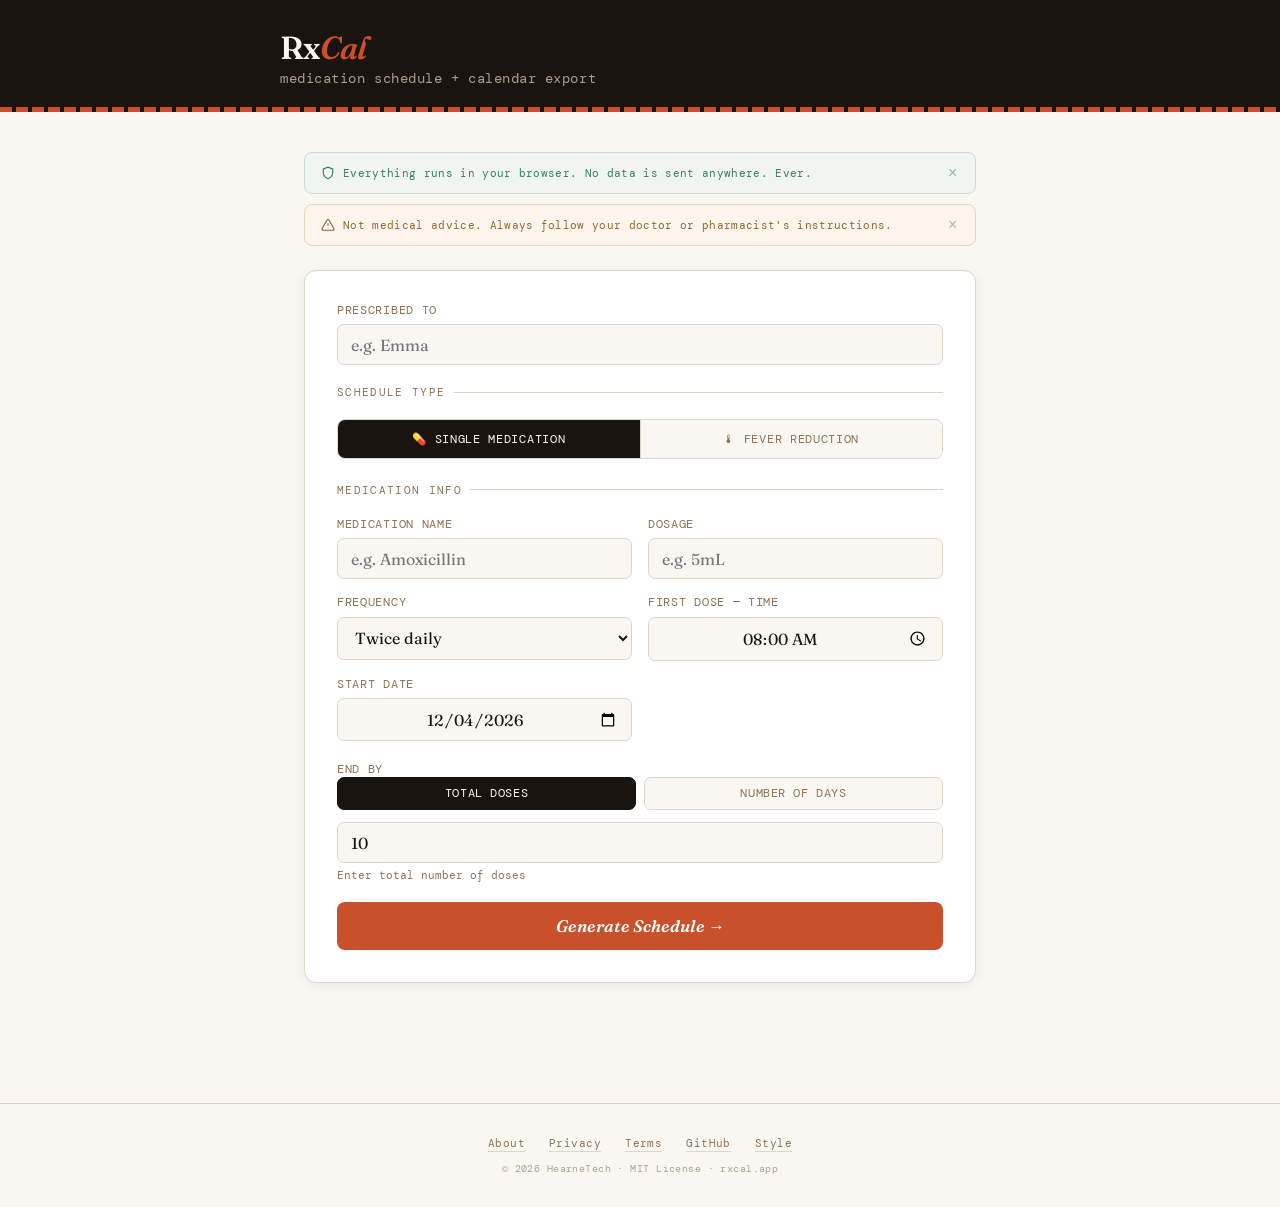
<file: index.html>
<!DOCTYPE html>
<html lang="en">
<head>
<meta charset="UTF-8">
<meta name="viewport" content="width=device-width, initial-scale=1.0">
<meta name="description" content="Free medication schedule generator with calendar export. Single meds or fever rotation up to 3 medications. Private, no account, no data stored.">
<meta name="theme-color" content="#c8502a">
<link rel="icon" type="image/x-icon" href="/favicon.ico">
<link rel="icon" type="image/png" sizes="32x32" href="/favicon-32.png">
<link rel="icon" type="image/png" sizes="16x16" href="/favicon-16.png">
<link rel="apple-touch-icon" sizes="180x180" href="/apple-touch-icon.png">
<link rel="manifest" href="/manifest.json">
<!-- Open Graph -->
<meta property="og:title" content="RxCal — Medication Schedule Generator">
<meta property="og:description" content="Free medication schedule generator with .ics calendar export. No account, no data stored.">
<meta property="og:image" content="https://rxcal.app/og-image.png">
<meta property="og:url" content="https://rxcal.app/">
<meta property="og:type" content="website">
<!-- Twitter Card -->
<meta name="twitter:card" content="summary_large_image">
<meta name="twitter:title" content="RxCal — Medication Schedule Generator">
<meta name="twitter:description" content="Free medication schedule generator with .ics calendar export. No account, no data stored.">
<meta name="twitter:image" content="https://rxcal.app/og-image.png">
<title>RxCal — Medication Schedule + Calendar Export</title>


<link href="https://fonts.googleapis.com/css2?family=Fraunces:ital,opsz,wght@0,9..144,300;0,9..144,600;1,9..144,300&family=DM+Mono:wght@400;500&display=swap" rel="stylesheet">
<link rel="stylesheet" href="style.css">
</head>
<body>

<header>
  <div class="header-inner">
    <div class="logo">Rx<span>Cal</span></div>
    <div class="tagline">medication schedule + calendar export</div>
  </div>
</header>

<main>

  <div class="notice-strip privacy-strip" id="privacyBanner">
    <svg width="14" height="14" viewBox="0 0 24 24" fill="none" stroke="currentColor" stroke-width="2" style="flex-shrink:0"><path d="M12 22s8-4 8-10V5l-8-3-8 3v7c0 6 8 10 8 10z"/></svg>
    Everything runs in your browser. No data is sent anywhere. Ever.
    <button class="dismiss" onclick="dismissBanner('privacyBanner')" aria-label="Dismiss">×</button>
  </div>
  <div class="notice-strip disclaimer-strip" id="disclaimerBanner">
    <svg width="14" height="14" viewBox="0 0 24 24" fill="none" stroke="currentColor" stroke-width="2" style="flex-shrink:0"><path d="M10.29 3.86L1.82 18a2 2 0 001.71 3h16.94a2 2 0 001.71-3L13.71 3.86a2 2 0 00-3.42 0z"/><line x1="12" y1="9" x2="12" y2="13"/><line x1="12" y1="17" x2="12.01" y2="17"/></svg>
    Not medical advice. Always follow your doctor or pharmacist's instructions.
    <button class="dismiss" onclick="dismissBanner('disclaimerBanner')" aria-label="Dismiss">×</button>
  </div>

  <!-- ── FORM ── -->
  <div class="card" id="form-card">

    <!-- Prescribed to -->
    <div class="field-grid full" style="margin-bottom:1.25rem;">
      <div class="field">
        <label>Prescribed To</label>
        <input type="text" id="patientName" placeholder="e.g. Emma" />
      </div>
    </div>

    <!-- Mode toggle -->
    <div class="card-title">Schedule Type</div>
    <div class="mode-toggle">
      <button class="mode-btn active" id="modeSingleBtn" onclick="setAppMode('single')">💊 Single Medication</button>
      <button class="mode-btn" id="modeRotationBtn" onclick="setAppMode('rotation')">🌡 Fever Reduction</button>
    </div>

    <!-- SINGLE MED -->
    <div id="section-single">
      <div class="card-title">Medication Info</div>
      <div style="display:flex;flex-direction:column;gap:1rem;">
        <div class="field-grid">
          <div class="field"><label>Medication Name</label><input type="text" id="s_medName" placeholder="e.g. Amoxicillin" /></div>
          <div class="field"><label>Dosage</label><input type="text" id="s_dosage" placeholder="e.g. 5mL" /></div>
        </div>
        <div class="field-grid">
          <div class="field">
            <label>Frequency</label>
            <select id="s_frequency">
              <option value="1">Once daily</option>
              <option value="2" selected>Twice daily</option>
              <option value="3">Three times daily</option>
              <option value="4">Four times daily</option>
            </select>
          </div>
          <div class="field"><label>First Dose — Time</label><input type="time" id="s_startTime" value="08:00" /></div>
        </div>
        <div class="field-grid">
          <div class="field"><label>Start Date</label><input type="date" id="s_startDate" /></div>
        </div>
        <div id="section-end-single" class="field">
          <label>End By</label>
          <div class="toggle-row">
            <button class="toggle-btn active" id="s_byDosesBtn" onclick="setSingleMode('doses')">Total Doses</button>
            <button class="toggle-btn" id="s_byDaysBtn" onclick="setSingleMode('days')">Number of Days</button>
          </div>
          <input type="number" id="s_endValue" min="1" max="200" value="10" />
          <div style="font-family:var(--mono);font-size:0.68rem;color:var(--warm-mid);margin-top:0.3rem;" id="s_endHint">Enter total number of doses</div>

        </div>
      </div>
    </div>

    <!-- FEVER ROTATION -->
    <div id="section-rotation">
      <div class="card-title">Fever Reduction</div>
      <div style="display:flex;flex-direction:column;gap:1rem;">

        <!-- Med 1 — always shown -->
        <div class="med-panel med1">
          <div class="med-panel-label">● Med 1 (given first)</div>
          <div class="field-grid">
            <div class="field"><label>Name</label><input type="text" id="r_med1Name" placeholder="e.g. Tylenol" value="Tylenol" /></div>
            <div class="field"><label>Dosage</label><input type="text" id="r_med1Dose" placeholder="e.g. 5mL" /></div>
          </div>
        </div>

        <!-- Add Med 2 button -->
        <div id="addMed2Row" style="display:flex;justify-content:center;">
          <button type="button" onclick="addMed(2)" style="
            font-family:var(--mono);font-size:0.68rem;letter-spacing:0.06em;text-transform:uppercase;
            background:var(--cream);border:1.5px dashed var(--border);border-radius:20px;
            padding:0.4rem 1.1rem;color:var(--warm-mid);cursor:pointer;transition:all 0.15s;">
            + Add Second Medication
          </button>
        </div>

        <!-- Med 2 panel (hidden until added) -->
        <div id="med2Block" style="display:none;flex-direction:column;gap:0.6rem;">
          <div style="display:flex;justify-content:center;align-items:center;">
            <button onclick="swapMeds()" type="button" style="
              font-family:var(--mono);font-size:0.65rem;letter-spacing:0.06em;text-transform:uppercase;
              background:var(--cream);border:1.5px solid var(--border);border-radius:20px;
              padding:0.35rem 0.9rem;color:var(--warm-mid);cursor:pointer;
              display:flex;align-items:center;gap:0.4rem;transition:all 0.15s;">
              ⇅ Swap Meds
            </button>
          </div>
          <div class="med-panel med2" style="position:relative;">
            <button type="button" onclick="removeMed(2)" style="
              position:absolute;top:0.6rem;right:0.6rem;background:none;border:none;
              font-size:0.9rem;color:var(--warm-mid);cursor:pointer;line-height:1;" title="Remove">×</button>
            <div class="med-panel-label">● Med 2</div>
            <div class="field-grid">
              <div class="field"><label>Name</label><input type="text" id="r_med2Name" placeholder="e.g. Motrin" value="Motrin" /></div>
              <div class="field"><label>Dosage</label><input type="text" id="r_med2Dose" placeholder="e.g. 5mL" /></div>
            </div>
          </div>

          <!-- Add Med 3 button -->
          <div id="addMed3Row" style="display:flex;justify-content:center;">
            <button type="button" onclick="addMed(3)" style="
              font-family:var(--mono);font-size:0.68rem;letter-spacing:0.06em;text-transform:uppercase;
              background:var(--cream);border:1.5px dashed var(--border);border-radius:20px;
              padding:0.4rem 1.1rem;color:var(--warm-mid);cursor:pointer;transition:all 0.15s;">
              + Add Third Medication
            </button>
          </div>

          <!-- Med 3 panel (hidden until added) -->
          <div id="med3Block" style="display:none;">
            <div class="med-panel med3" style="position:relative;">
              <button type="button" onclick="removeMed(3)" style="
                position:absolute;top:0.6rem;right:0.6rem;background:none;border:none;
                font-size:0.9rem;color:var(--warm-mid);cursor:pointer;line-height:1;" title="Remove">×</button>
              <div class="med-panel-label">● Med 3</div>
              <div class="field-grid">
                <div class="field"><label>Name</label><input type="text" id="r_med3Name" placeholder="e.g. Ibuprofen" /></div>
                <div class="field"><label>Dosage</label><input type="text" id="r_med3Dose" placeholder="e.g. 5mL" /></div>
              </div>
            </div>
          </div>
        </div>

        <div class="field-grid">
          <div class="field"><label>Start Date</label><input type="date" id="r_startDate" /></div>
          <div class="field"><label>First Dose Time</label><input type="time" id="r_startTime" value="08:00" /></div>
        </div>

        <div class="field-grid">
          <div class="field">
            <label>Interval Between Doses</label>
            <select id="r_interval">
              <option value="3">Every 3 hours</option>
              <option value="4" selected>Every 4 hours</option>
              <option value="6">Every 6 hours</option>
              <option value="8">Every 8 hours</option>
            </select>
            <div style="font-family:var(--mono);font-size:0.68rem;color:var(--warm-mid);margin-top:0.35rem;line-height:1.4;" id="r_intervalHint">
              Time between each dose. e.g. 4h: Tylenol 8am → Motrin 12pm → Tylenol 4pm
            </div>
          </div>
          <div class="field">
            <label>Temp Check Every</label>
            <select id="r_checkInterval">
              <option value="1">Every 1 hour</option>
              <option value="2" selected>Every 2 hours</option>
              <option value="3">Every 3 hours</option>
              <option value="4">Every 4 hours (dose only)</option>
            </select>
          </div>
        </div>

        <!-- Advanced toggle — only shown when 2+ meds active -->
        <div id="advancedToggleRow" style="display:none;margin-top:0.25rem;">
          <button type="button" id="advancedToggleBtn" onclick="toggleAdvanced()"
            style="font-family:var(--mono);font-size:0.68rem;letter-spacing:0.06em;text-transform:uppercase;
                   background:none;border:none;color:var(--warm-mid);cursor:pointer;padding:0;
                   display:flex;align-items:center;gap:0.35rem;">
            <span id="advancedArrow">▶</span> Advanced — different intervals per med
          </button>
          <div id="advancedSection" style="display:none;margin-top:0.75rem;">
            <div style="font-family:var(--mono);font-size:0.68rem;color:var(--warm-mid);margin-bottom:0.6rem;line-height:1.5;
                        background:#f5f0e8;border:1.5px solid var(--border);border-radius:7px;padding:0.6rem 0.75rem;">
              When enabled, each med uses its own repeat interval. The shared interval above is ignored.
            </div>
            <div style="display:flex;flex-direction:column;gap:0.5rem;" id="advancedIntervalFields">
              <div class="field">
                <label id="adv_med1_label">Med 1 — repeats every</label>
                <select id="r_interval_med1">
                  <option value="4" selected>Every 4 hours</option>
                  <option value="6">Every 6 hours</option>
                  <option value="8">Every 8 hours</option>
                </select>
              </div>
              <div class="field" id="adv_med2_field">
                <label id="adv_med2_label">Med 2 — repeats every</label>
                <select id="r_interval_med2">
                  <option value="4">Every 4 hours</option>
                  <option value="6" selected>Every 6 hours</option>
                  <option value="8">Every 8 hours</option>
                </select>
              </div>
              <div class="field" id="adv_med3_field" style="display:none;">
                <label id="adv_med3_label">Med 3 — repeats every</label>
                <select id="r_interval_med3">
                  <option value="4">Every 4 hours</option>
                  <option value="6" selected>Every 6 hours</option>
                  <option value="8">Every 8 hours</option>
                </select>
              </div>
            </div>
          </div>
        </div>

        <div class="field-grid">
          <div class="field">
            <label>Schedule Duration</label>
            <div class="toggle-row">
              <button class="toggle-btn active" id="r_byDurationBtn" onclick="setRotationMode('duration')">Hours</button>
              <button class="toggle-btn" id="r_byDosesBtn" onclick="setRotationMode('doses')">Doses Each</button>
            </div>
            <input type="number" id="r_endValue" min="1" max="200" value="48" />
            <div style="font-family:var(--mono);font-size:0.68rem;color:var(--warm-mid);margin-top:0.3rem;" id="r_endHint">Total hours for all meds combined (e.g. 12 = 8am to 8pm)</div>
          </div>
          <div class="field">
            <label>Temperature Unit</label>
            <div class="toggle-row" style="margin-bottom:0;">
              <button class="toggle-btn active" id="r_tempFBtn" onclick="setTempUnit('F')">°F Fahrenheit</button>
              <button class="toggle-btn" id="r_tempCBtn" onclick="setTempUnit('C')">°C Celsius</button>
            </div>
          </div>
        </div>

      </div>
    </div>

    <button class="btn-generate" onclick="generate()">Generate Schedule →</button>
  </div>

  <!-- ── OUTPUT ── -->
  <div id="output">
    <div class="card">

      <!-- Print header (hidden on screen, shown on print) -->
      <div class="print-header-meta" id="printHeaderMeta"></div>
      <div class="print-legend" id="printLegend">
        <div class="legend-item"><div class="legend-swatch swatch-med1"></div><span id="legendMed1Label">Med 1</span></div>
        <div class="legend-item" id="legendMed2Item" style="display:none;"><div class="legend-swatch swatch-med2"></div><span id="legendMed2Label">Med 2</span></div>
        <div class="legend-item" id="legendMed3Item" style="display:none;"><div class="legend-swatch swatch-med3"></div><span id="legendMed3Label">Med 3</span></div>
        <div class="legend-item"><div class="legend-swatch swatch-check"></div><span>Checkpoint / temp check</span></div>
      </div>

      <div class="schedule-header">
        <div class="schedule-title" id="outTitle"></div>
        <div class="schedule-meta" id="outMeta"></div>
      </div>

      <table class="dose-table">
        <thead>
          <tr>
            <th>Time</th>
            <th>Day / Date</th>
            <th>Action</th>
            <th id="notesColHeader">Notes</th>
            <th class="col-temp" id="tempColHeader">Temp</th>
          </tr>
        </thead>
        <tbody id="scheduleRows"></tbody>
      </table>

      <!-- Action buttons -->
      <div class="action-row">
        <button class="btn-dark" onclick="downloadICS()">
          <svg width="15" height="15" viewBox="0 0 24 24" fill="none" stroke="currentColor" stroke-width="2"><path d="M21 15v4a2 2 0 0 1-2 2H5a2 2 0 0 1-2-2v-4"/><polyline points="7 10 12 15 17 10"/><line x1="12" y1="15" x2="12" y2="3"/></svg>
          Download .ics
        </button>
        <button class="btn-dark btn-blue" onclick="window.print()">
          <svg width="15" height="15" viewBox="0 0 24 24" fill="none" stroke="currentColor" stroke-width="2"><polyline points="6 9 6 2 18 2 18 9"/><path d="M6 18H4a2 2 0 0 1-2-2v-5a2 2 0 0 1 2-2h16a2 2 0 0 1 2 2v5a2 2 0 0 1-2 2h-2"/><rect x="6" y="14" width="12" height="8"/></svg>
          Print Schedule
        </button>
      </div>
      <button class="btn-dark" style="margin-top:0.6rem;" onclick="shareSchedule()">
        <svg width="15" height="15" viewBox="0 0 24 24" fill="none" stroke="currentColor" stroke-width="2"><circle cx="18" cy="5" r="3"/><circle cx="6" cy="12" r="3"/><circle cx="18" cy="19" r="3"/><line x1="8.59" y1="13.51" x2="15.42" y2="17.49"/><line x1="15.41" y1="6.51" x2="8.59" y2="10.49"/></svg>
        <span id="shareBtnText">Share / Copy Link</span>
      </button>
      <div class="ics-note">Apple Calendar · Google Calendar · Outlook · Samsung Calendar</div>
      <div class="ics-compat-note">
        <svg width="11" height="11" viewBox="0 0 24 24" fill="none" stroke="currentColor" stroke-width="2.5"><circle cx="12" cy="12" r="10"/><line x1="12" y1="8" x2="12" y2="12"/><line x1="12" y1="16" x2="12.01" y2="16"/></svg>
        On iOS, use <strong>Safari</strong> for the smoothest .ics import. Third-party browsers (Firefox, Chrome) may not hand off to Apple Calendar cleanly due to iOS restrictions.
      </div>

      <div class="divider"><span>or copy .ics manually</span></div>
      <div class="fallback-label">Can't download? Copy text → save as filename.ics</div>
      <textarea class="ics-raw" id="icsText" readonly></textarea>
      <button class="btn-dark btn-green" style="margin-top:0.6rem;" onclick="copyICS()">
        <svg width="15" height="15" viewBox="0 0 24 24" fill="none" stroke="currentColor" stroke-width="2"><rect x="9" y="9" width="13" height="13" rx="2"/><path d="M5 15H4a2 2 0 0 1-2-2V4a2 2 0 0 1 2-2h9a2 2 0 0 1 2 2v1"/></svg>
        <span id="copyBtnText">Copy to Clipboard</span>
      </button>

      <!-- Notes section -->
      <div class="notes-section" id="notesSection">
        <div class="card-title" style="margin-top:1rem;">Notes</div>
        <div class="notes-toolbar">
          <button onclick="notesWrap('**','**')" title="Bold"><b>B</b></button>
          <button onclick="notesWrap('*','*')" title="Italic"><i>I</i></button>
          <button onclick="notesInsertLine('### ')" title="Heading">H</button>
          <div class="sep"></div>
          <button onclick="notesInsertLine('- ')" title="Bullet list">• List</button>
          <button onclick="notesInsertLine('1. ')" title="Numbered list">1. List</button>
          <div class="sep"></div>
          <button id="notesPreviewBtn" onclick="notesTogglePreview()">👁 Preview</button>
        </div>
        <textarea id="notesRaw" class="notes-raw" placeholder="Doctor instructions, allergies, special notes..." oninput="notesRender()" onkeydown="mdEnterKey(event)"></textarea>
        <div id="notesPreview" class="notes-preview" style="display:none;"></div>
      </div>

      <button class="btn-reset" onclick="reset()">← Start over</button>
    </div>
  </div>

</main>

<script src="style.js"></script>
<script>
  let appMode = 'single';      // 'single' | 'rotation'
  let singleEndMode = 'doses'; // 'doses' | 'days'
  let rotEndMode = 'duration'; // 'duration' | 'doses'
  let advancedMode = false;
  let tempUnit = 'F'; // 'F' | 'C'
  let scheduleEvents = [];     // unified event list for ICS
  let icsContent = '';

  // ── Init dates ──────────────────────────────────────────
  const todayStr = (() => {
    const n = new Date();
    return `${n.getFullYear()}-${String(n.getMonth()+1).padStart(2,'0')}-${String(n.getDate()).padStart(2,'0')}`;
  })();
  document.getElementById('s_startDate').value = todayStr;
  document.getElementById('r_startDate').value = todayStr;
  // Load from URL if params present
  window.addEventListener('DOMContentLoaded', loadFromURL);

  // ── Mode switches ────────────────────────────────────────
  function setAppMode(m) {
    appMode = m;
    document.getElementById('modeSingleBtn').classList.toggle('active', m === 'single');
    document.getElementById('modeRotationBtn').classList.toggle('active', m === 'rotation');
    document.getElementById('section-single').style.display   = m === 'single'   ? 'block' : 'none';
    document.getElementById('section-rotation').style.display = m === 'rotation' ? 'block' : 'none';
  }

  function setTempUnit(u) {
    tempUnit = u;
    document.getElementById('r_tempFBtn').classList.toggle('active', u === 'F');
    document.getElementById('r_tempCBtn').classList.toggle('active', u === 'C');
  }

  function setSingleMode(m) {
    singleEndMode = m;
    document.getElementById('s_byDosesBtn').classList.toggle('active', m === 'doses');
    document.getElementById('s_byDaysBtn').classList.toggle('active', m === 'days');
    document.getElementById('s_endHint').textContent = m === 'doses' ? 'Enter total number of doses' : 'Enter number of days';
  }

  function toggleAdvanced() {
    advancedMode = !advancedMode;
    document.getElementById('advancedSection').style.display = advancedMode ? 'block' : 'none';
    document.getElementById('advancedArrow').textContent = advancedMode ? '▼' : '▶';
    updateAdvancedLabels();
  }

  function updateAdvancedLabels() {
    const m1n = document.getElementById('r_med1Name').value.trim() || 'Med 1';
    const m2n = document.getElementById('r_med2Name') ? document.getElementById('r_med2Name').value.trim() || 'Med 2' : 'Med 2';
    const m3n = document.getElementById('r_med3Name') ? document.getElementById('r_med3Name').value.trim() || 'Med 3' : 'Med 3';
    document.getElementById('adv_med1_label').textContent = m1n + ' — repeats every';
    document.getElementById('adv_med2_label').textContent = m2n + ' — repeats every';
    document.getElementById('adv_med3_label').textContent = m3n + ' — repeats every';
  }

  // Track how many meds are active
  let activeMeds = 1;

  function addMed(n) {
    if (n === 2) {
      document.getElementById('addMed2Row').style.display = 'none';
      document.getElementById('med2Block').style.display = 'flex';
      document.getElementById('advancedToggleRow').style.display = 'block';
      activeMeds = 2;
      updateHintText();
    } else if (n === 3) {
      document.getElementById('addMed3Row').style.display = 'none';
      document.getElementById('med3Block').style.display = 'block';
      document.getElementById('adv_med3_field').style.display = 'block';
      activeMeds = 3;
      updateHintText();
    }
    updateAdvancedLabels();
  }

  function removeMed(n) {
    if (n === 3) {
      document.getElementById('med3Block').style.display = 'none';
      document.getElementById('addMed3Row').style.display = 'flex';
      document.getElementById('adv_med3_field').style.display = 'none';
      document.getElementById('r_med3Name').value = '';
      document.getElementById('r_med3Dose').value = '';
      activeMeds = 2;
      updateHintText();
    } else if (n === 2) {
      document.getElementById('med2Block').style.display = 'none';
      document.getElementById('addMed2Row').style.display = 'flex';
      document.getElementById('advancedToggleRow').style.display = 'none';
      // Also remove med3 if it was added
      document.getElementById('med3Block').style.display = 'none';
      document.getElementById('addMed3Row').style.display = 'flex';
      document.getElementById('adv_med3_field').style.display = 'none';
      document.getElementById('r_med2Name').value = 'Motrin';
      document.getElementById('r_med2Dose').value = '';
      document.getElementById('r_med3Name').value = '';
      document.getElementById('r_med3Dose').value = '';
      activeMeds = 1;
      if (advancedMode) toggleAdvanced(); // collapse advanced if open
      updateHintText();
    }
  }

  function updateHintText() {
    const hint = document.getElementById('r_intervalHint');
    if (!hint) return;
    if (activeMeds === 1) {
      hint.textContent = 'Time between each dose. e.g. 4h: Tylenol 8am → Tylenol 12pm';
    } else if (activeMeds === 2) {
      hint.textContent = 'Time between each dose. e.g. 4h: Tylenol 8am → Motrin 12pm → Tylenol 4pm';
    } else {
      hint.textContent = 'Time between each dose, cycling through all medications in order.';
    }
  }

  function setRotationMode(m) {
    rotEndMode = m;
    document.getElementById('r_byDurationBtn').classList.toggle('active', m === 'duration');
    document.getElementById('r_byDosesBtn').classList.toggle('active', m === 'doses');
    document.getElementById('r_endHint').textContent = m === 'duration'
      ? 'Total hours for both meds combined (e.g. 12 = 8am–8pm)'
      : 'Total doses per medication (e.g. 3 = 3 Tylenol + 3 Motrin)';
  }

  // ── Helpers ──────────────────────────────────────────────
  function pad(n) { return String(n).padStart(2,'0'); }
  function toICSDate(dt) {
    return `${dt.getFullYear()}${pad(dt.getMonth()+1)}${pad(dt.getDate())}T${pad(dt.getHours())}${pad(dt.getMinutes())}00`;
  }
  const DAY = ['Sunday','Monday','Tuesday','Wednesday','Thursday','Friday','Saturday'];
  const MON = ['Jan','Feb','Mar','Apr','May','Jun','Jul','Aug','Sep','Oct','Nov','Dec'];

  function fmtDate(dt) { return `${DAY[dt.getDay()]}, ${MON[dt.getMonth()]} ${dt.getDate()}`; }
  function fmtTime(dt) { return dt.toLocaleTimeString([], {hour:'numeric', minute:'2-digit'}); }

  // ── Generate ─────────────────────────────────────────────
  function generate() {
    if (appMode === 'single') generateSingle();
    else generateRotation();
  }

  function generateSingle() {
    const medName = document.getElementById('s_medName').value.trim() || 'Medication';
    const dosage  = document.getElementById('s_dosage').value.trim();
    const freq    = parseInt(document.getElementById('s_frequency').value);
    const dateVal = document.getElementById('s_startDate').value;
    const timeVal = document.getElementById('s_startTime').value;
    const endVal  = parseInt(document.getElementById('s_endValue').value);
    if (!dateVal || !timeVal || isNaN(endVal)) { alert('Please fill in all fields.'); return; }

    const [y,mo,d] = dateVal.split('-').map(Number);
    const [h,mi]   = timeVal.split(':').map(Number);
    const start = new Date(y, mo-1, d, h, mi, 0);
    const total = singleEndMode === 'doses' ? endVal : endVal * freq;
    const gapMs = (24/freq) * 3600000;

    const doses = Array.from({length: total}, (_,i) => new Date(start.getTime() + i*gapMs));

    // Build unified row list with 2hr checkpoints
    const rows = doses.map((dt, i) => ({type:'dose', dt, idx:i, total:doses.length}));

    // Render
    const patient = document.getElementById('patientName').value.trim();
    document.getElementById('outTitle').textContent = (patient ? patient + ' — ' : '') + medName + (dosage ? ` (${dosage})` : '');
    const FREQ = ['','Once daily','Twice daily','Three times daily','Four times daily'];
    setMeta([
      ...(patient ? [{text: patient, cls: 'pill-neutral'}] : []),
      {text: `${total} doses`, cls: 'pill-neutral'},
      {text: FREQ[freq], cls: 'pill-neutral'}
    ]);
    
    document.getElementById('legendMed1Label').textContent = medName;

    renderRows(rows);
    scheduleEvents = doses.map((dt,i) => ({
      dt, summary: `Dose ${i+1}/${total}: ${medName}${dosage?' '+dosage:''}${patient?' ('+patient+')':''}`,
      desc: i===0?'First dose':i===total-1?'Final dose':`Dose ${i+1} of ${total}`
    }));
    icsContent = buildICS(scheduleEvents);
    document.getElementById('icsText').value = icsContent;
    showOutput(medName);
  }

  function generateRotation() {
    // Build meds array from however many are active
    const medsData = [];
    const colors   = [1, 2, 3];
    const names    = ['r_med1Name','r_med2Name','r_med3Name'];
    const doses    = ['r_med1Dose','r_med2Dose','r_med3Dose'];
    const advIds   = ['r_interval_med1','r_interval_med2','r_interval_med3'];

    for (let i = 0; i < activeMeds; i++) {
      medsData.push({
        med:    i + 1,
        name:   document.getElementById(names[i]).value.trim() || ('Med ' + (i+1)),
        dosage: document.getElementById(doses[i]).value.trim(),
        advEl:  advIds[i]
      });
    }

    const intervalHrs = parseInt(document.getElementById('r_interval').value);
    const checkHrs    = parseInt(document.getElementById('r_checkInterval').value);
    const dateVal     = document.getElementById('r_startDate').value;
    const timeVal     = document.getElementById('r_startTime').value;
    const endVal      = parseInt(document.getElementById('r_endValue').value);
    if (!dateVal || !timeVal || isNaN(endVal)) { alert('Please fill in all fields.'); return; }

    const [y,mo,d] = dateVal.split('-').map(Number);
    const [h,mi]   = timeVal.split(':').map(Number);
    const start = new Date(y, mo-1, d, h, mi, 0);

    const allDoses = [];

    if (!advancedMode || activeMeds === 1) {
      // Standard: round-robin through meds at shared interval
      const gapMs = intervalHrs * 3600000;
      let totalSlots;
      if (rotEndMode === 'duration') {
        totalSlots = Math.floor(endVal * 3600000 / gapMs);
      } else {
        totalSlots = endVal * activeMeds;
      }
      for (let i = 0; i < totalSlots; i++) {
        const m = medsData[i % activeMeds];
        allDoses.push({
          dt: new Date(start.getTime() + i * gapMs),
          med: m.med, name: m.name, dosage: m.dosage,
          idx: Math.floor(i / activeMeds) + 1
        });
      }
    } else {
      // Advanced: strict round-robin, each med waits its own interval
      const gapMsArr = medsData.map(m => parseInt(document.getElementById(m.advEl).value) * 3600000);
      const avgGap   = gapMsArr.reduce((a,b)=>a+b,0) / gapMsArr.length;
      const endMs    = rotEndMode === 'duration'
        ? endVal * 3600000
        : endVal * activeMeds * avgGap;

      let t = start.getTime();
      let ci = 0; // current med index in round-robin
      const idxCounters = medsData.map(() => 1);

      while (t <= start.getTime() + endMs) {
        const m = medsData[ci];
        allDoses.push({
          dt: new Date(t), med: m.med, name: m.name, dosage: m.dosage,
          idx: idxCounters[ci]
        });
        t += gapMsArr[ci];
        idxCounters[ci]++;
        ci = (ci + 1) % activeMeds;
      }

      // Trim to doses-each if needed
      if (rotEndMode === 'doses') {
        const kept = [];
        const perMedCount = medsData.map(() => 0);
        for (const dose of allDoses) {
          const mi = dose.med - 1;
          if (perMedCount[mi] < endVal) { kept.push(dose); perMedCount[mi]++; }
        }
        allDoses.length = 0; allDoses.push(...kept);
        allDoses.sort((a,b) => a.dt - b.dt);
        // Re-index
        const reIdx = medsData.map(() => 1);
        allDoses.forEach(d => { d.idx = reIdx[d.med-1]++; });
      }
    }

    // Build rows with checkpoints
    const rows = buildRotationRowsWithCheckpoints(allDoses, checkHrs);

    // Output title + meta
    const patient2 = document.getElementById('patientName').value.trim();
    const medNames  = medsData.map(m => m.name).join(' / ');
    document.getElementById('outTitle').textContent =
      (patient2 ? patient2 + ' — ' : '') + medNames + ' Fever Reduction';

    const pillClasses = ['pill-med1','pill-med2','pill-med3'];
    setMeta([
      ...(patient2 ? [{text: patient2, cls: 'pill-neutral'}] : []),
      ...medsData.map((m,i) => ({text: m.name + (m.dosage ? ' ' + m.dosage : ''), cls: pillClasses[i]})),
      {text: advancedMode && activeMeds > 1
        ? medsData.map((m,i) => m.name + ' every ' + (parseInt(document.getElementById(m.advEl).value)) + 'h').join(' · ')
        : 'every ' + intervalHrs + 'h rotating', cls: 'pill-neutral'},
      {text: 'Temp in °' + tempUnit, cls: 'pill-neutral'}
    ]);

    // Legend
    document.getElementById('legendMed1Label').textContent = medsData[0].name + (medsData[0].dosage ? ' ' + medsData[0].dosage : '');
    const med2item = document.getElementById('legendMed2Item');
    const med3item = document.getElementById('legendMed3Item');
    if (activeMeds >= 2) {
      med2item.style.display = 'flex';
      document.getElementById('legendMed2Label').textContent = medsData[1].name + (medsData[1].dosage ? ' ' + medsData[1].dosage : '');
    } else { med2item.style.display = 'none'; }
    if (activeMeds >= 3) {
      med3item.style.display = 'flex';
      document.getElementById('legendMed3Label').textContent = medsData[2].name + (medsData[2].dosage ? ' ' + medsData[2].dosage : '');
    } else { med3item.style.display = 'none'; }

    renderRotationRows(rows, medsData);

    scheduleEvents = allDoses.map(d => ({
      dt: d.dt,
      summary: d.name + (d.dosage ? ' ' + d.dosage : '') + ' — Dose ' + d.idx + (patient2 ? ' (' + patient2 + ')' : ''),
      desc: d.name + (d.dosage ? ' (' + d.dosage + ')' : '')
    }));
    icsContent = buildICS(scheduleEvents);
    document.getElementById('icsText').value = icsContent;
    showOutput(medNames);
  }


  function buildRowsWithCheckpoints(doses, _, intervalHrs) {
    // Insert 2-hour checkpoints between doses
    const rows = [];
    doses.forEach((dt, i) => {
      rows.push({type:'dose', dt, idx:i, total:doses.length});
      if (i < doses.length - 1) {
        const next = doses[i+1];
        const gapMs = next - dt;
        const steps = Math.floor(gapMs / (intervalHrs * 3600000));
        for (let s = 1; s < steps; s++) {
          rows.push({type:'checkpoint', dt: new Date(dt.getTime() + s * intervalHrs * 3600000)});
        }
      }
    });
    return rows;
  }

  function buildRotationRowsWithCheckpoints(doses, checkHrs) {
    if (!doses.length) return [];
    const checkMs   = checkHrs * 3600000;
    const startTime = doses[0].dt.getTime();
    const endTime   = doses[doses.length - 1].dt.getTime();

    // Build checkpoint set
    const checkTimes = new Set();
    let t = startTime;
    while (t <= endTime) { checkTimes.add(t); t += checkMs; }

    // Group all doses by timestamp (multiple meds may share a slot)
    const dosesByTime = new Map();
    doses.forEach(d => {
      const ts = d.dt.getTime();
      if (!dosesByTime.has(ts)) dosesByTime.set(ts, []);
      dosesByTime.get(ts).push(d);
    });

    // Collect every unique timestamp we need to emit (checkpoints + all dose times)
    const allTimes = new Set([...checkTimes]);
    dosesByTime.forEach((_, ts) => allTimes.add(ts));

    const rows = [];
    allTimes.forEach(ts => {
      const isCheck = checkTimes.has(ts);
      const dosesHere = dosesByTime.get(ts) || [];

      if (dosesHere.length === 0) {
        // Pure checkpoint slot
        rows.push({type:'checkpoint', dt: new Date(ts)});
      } else {
        // One row per dose; first dose absorbs the checkpoint if applicable
        dosesHere.forEach((d, i) => {
          rows.push({type:'dose', ...d, alsoCheck: isCheck && i === 0});
        });
      }
    });

    rows.sort((a, b) => a.dt.getTime() - b.dt.getTime());
    return rows;
  }

  // ── Render helpers ───────────────────────────────────────

  function escapeHtml(s) {
    return String(s)
      .replace(/&/g,'&amp;')
      .replace(/</g,'&lt;')
      .replace(/>/g,'&gt;')
      .replace(/"/g,'&quot;')
      .replace(/'/g,'&#39;');
  }

  function renderRows(rows) {
    const tbody = document.getElementById('scheduleRows');
    tbody.innerHTML = '';
    rows.forEach(r => {
      const tr = document.createElement('tr');
      if (r.type === 'checkpoint') {
        tr.className = 'row-checkpoint';
        const tempLine2 = tempUnit === 'F'
          ? '<span class="temp-writein">___._</span>'
          : '<span class="temp-writein">__._</span>';
        tr.innerHTML = `
          <td>${fmtTime(r.dt)}</td>
          <td>${fmtDate(r.dt)}</td>
          <td><span class="dot dot-check"></span>Temp check</td>
          <td></td>
          <td class="temp-cell">${tempLine2}</td>`;
      } else {
        const isFirst = r.idx === 0;
        const isLast  = r.idx === r.total - 1;
        tr.className  = 'row-med1' + (isFirst?' row-first':'') + (isLast?' row-last':'');
        const badge = isFirst ? '<span class="badge badge-first">First</span>'
                    : isLast  ? '<span class="badge badge-last">Last</span>' : '';
        tr.innerHTML = `
          <td>${fmtTime(r.dt)}</td>
          <td>${fmtDate(r.dt)}${badge}</td>
          <td><span class="dot dot-med1"></span>Give dose ${r.idx+1} of ${r.total}</td>
          <td></td>
          <td></td>`;
      }
      tbody.appendChild(tr);
    });
  }

  function renderRotationRows(rows, medsData) {
    const rowClasses = ['row-med1','row-med2','row-med3'];
    const dotClasses = ['dot-med1','dot-med2','dot-med3'];
    const tbody = document.getElementById('scheduleRows');
    tbody.innerHTML = '';

    // Per-med dose lists for count tracking
    const medDoseLists = medsData.map((m,i) =>
      rows.filter(r => r.type === 'dose' && r.med === m.med)
    );

    const allDoseRows = rows.filter(r => r.type === 'dose');
    const lastDose    = allDoseRows[allDoseRows.length - 1];

    rows.forEach(r => {
      const tr = document.createElement('tr');
      if (r.type === 'checkpoint') {
        tr.className = 'row-checkpoint';
        const tw = tempUnit === 'F' ? '___._' : '__._';
        tr.innerHTML = `
          <td>${fmtTime(r.dt)}</td>
          <td>${fmtDate(r.dt)}</td>
          <td><span class="dot dot-check"></span>Temp check</td>
          <td></td>
          <td class="temp-cell"><span class="temp-writein">${tw}</span></td>`;
      } else {
        const mi       = r.med - 1;
        const medDoses = medDoseLists[mi] || [];
        const doseNum  = medDoses.findIndex(x => x.dt.getTime() === r.dt.getTime()) + 1;
        const isFirst  = r === allDoseRows[0];
        const isLast   = r === lastDose;
        tr.className   = rowClasses[mi] + (isFirst ? ' row-first' : '') + (isLast ? ' row-last' : '');
        const badge    = isFirst ? '<span class="badge badge-first">Start</span>'
                       : isLast  ? '<span class="badge badge-last">Last</span>' : '';
        const tw       = tempUnit === 'F' ? '___._' : '__._';
        const tempCell = r.alsoCheck
          ? `<td class="temp-cell" style="white-space:nowrap"><span class="temp-writein">${tw}</span></td>`
          : `<td></td>`;
        const m = medsData[mi];
        tr.innerHTML = `
          <td>${fmtTime(r.dt)}</td>
          <td>${fmtDate(r.dt)}${badge}</td>
          <td><span class="dot ${dotClasses[mi]}"></span>${escapeHtml(m.name)}${m.dosage ? ' — ' + escapeHtml(m.dosage) : ''}</td>
          <td>Dose ${doseNum} of ${medDoses.length}</td>
          ${tempCell}`;
      }
      tbody.appendChild(tr);
    });
  }

  // ── Meta / output helpers ────────────────────────────────

  function setMeta(pills) {
    const el = document.getElementById('outMeta');
    el.innerHTML = pills.map(p => `<span class="meta-pill ${p.cls}">${escapeHtml(p.text)}</span>`).join('');
  }



  function showOutput(title) {
    const patient = document.getElementById('patientName').value.trim();
    // Print header meta
    const generated = new Date().toLocaleDateString([], {weekday:'long',year:'numeric',month:'long',day:'numeric'});
    document.getElementById('printHeaderMeta').innerHTML =
      `<div style="font-family:var(--mono);font-size:0.7rem;color:#666;margin-bottom:0.4cm;">Generated ${generated} · RxCal · rxcal.app${patient ? ' · Prescribed to: ' + escapeHtml(patient) : ''}</div>`;

    document.getElementById('tempColHeader').textContent = 'Temp °' + tempUnit;
    document.getElementById('notesColHeader').style.display = appMode === 'single' ? 'none' : '';
    document.getElementById('tempColHeader').style.display  = appMode === 'single' ? 'none' : '';
    initNotesEditor();
    document.getElementById('form-card').style.display = 'none';
    document.getElementById('output').style.display = 'block';
    window.scrollTo({top:0, behavior:'smooth'});
  }

  // ── ICS ──────────────────────────────────────────────────

  function buildICS(events) {
    const lines = ['BEGIN:VCALENDAR','VERSION:2.0','PRODID:-//RxCal//EN','CALSCALE:GREGORIAN','METHOD:PUBLISH'];
    events.forEach((ev, i) => {
      const dtEnd = new Date(ev.dt.getTime() + 15*60*1000);
      lines.push(
        'BEGIN:VEVENT',
        `UID:rxcal-${ev.dt.getTime()}-${i}@rxcal.app`,
        `DTSTAMP:${toICSDate(new Date())}`,
        `DTSTART:${toICSDate(ev.dt)}`,
        `DTEND:${toICSDate(dtEnd)}`,
        `SUMMARY:${ev.summary}`,
        `DESCRIPTION:${ev.desc}`,
        'BEGIN:VALARM','TRIGGER:-PT5M','ACTION:DISPLAY',
        `DESCRIPTION:${ev.summary}`,
        'END:VALARM','END:VEVENT'
      );
    });
    lines.push('END:VCALENDAR');
    return lines.join('\r\n');
  }

  function isInAppBrowser() {
    const ua = navigator.userAgent || '';
    return /FBAN|FBAV|Instagram|Messenger|LinkedInApp|TikTok|Snapchat|Twitter|Line\/|KAKAOTALK|MicroMessenger/i.test(ua);
  }

  function downloadICS() {
    if (!icsContent) return;
    if (isInAppBrowser()) {
      showInAppBrowserWarning();
      return;
    }
    const filename = document.getElementById('outTitle').textContent.replace(/[^a-z0-9]/gi,'-').toLowerCase() + '.ics';
    try {
      const blob = new Blob([icsContent], {type:'text/calendar;charset=utf-8'});
      const url  = URL.createObjectURL(blob);
      const a    = document.createElement('a');
      a.href = url; a.download = filename;
      document.body.appendChild(a); a.click();
      document.body.removeChild(a);
      setTimeout(() => URL.revokeObjectURL(url), 1500);
    } catch(e) {
      window.open('data:text/calendar;charset=utf-8,' + encodeURIComponent(icsContent), '_blank');
    }
  }

  function showInAppBrowserWarning() {
    const existing = document.getElementById('inAppWarning');
    if (existing) { existing.remove(); }
    const box = document.createElement('div');
    box.id = 'inAppWarning';
    box.style.cssText = 'margin-top:0.75rem;padding:0.85rem 1rem;border-radius:8px;background:var(--disclaimer-bg,#221808);border:1px solid var(--disclaimer-border,#3a2c10);font-family:var(--mono);font-size:0.68rem;line-height:1.6;color:var(--warm-mid);position:relative;';
    box.innerHTML = `
      <button onclick="document.getElementById('inAppWarning').remove()" style="position:absolute;top:0.5rem;right:0.6rem;background:none;border:none;color:var(--warm-mid);cursor:pointer;font-size:1rem;line-height:1;">×</button>
      <strong style="color:var(--ink);">⚠ In-app browser detected</strong><br>
      Downloads are blocked by Facebook, Messenger, Instagram, and similar apps.<br><br>
      <strong style="color:var(--ink);">To download the .ics file:</strong><br>
      Open rxcal.app in <strong style="color:var(--ink);">Safari</strong> (iOS) or <strong style="color:var(--ink);">Chrome</strong> (Android) directly.<br><br>
      Or use <strong style="color:var(--ink);">Copy to Clipboard</strong> below and manually save as <em>schedule.ics</em>.
    `;
    const dlBtn = document.querySelector('button[onclick="downloadICS()"]');
    dlBtn.parentNode.insertAdjacentElement('afterend', box);
    box.scrollIntoView({behavior:'smooth', block:'nearest'});
  }

  function copyICS() {
    if (!icsContent) return;
    const btn  = document.getElementById('copyBtnText');
    const done = () => { btn.textContent = 'Copied!'; setTimeout(() => btn.textContent = 'Copy to Clipboard', 2500); };
    if (navigator.clipboard) {
      navigator.clipboard.writeText(icsContent).then(done).catch(() => {
        document.getElementById('icsText').select(); document.execCommand('copy'); done();
      });
    } else {
      document.getElementById('icsText').select(); document.execCommand('copy'); done();
    }
  }

  function swapMeds() {
    // Swap med1 <-> med2 fields
    const n1 = document.getElementById('r_med1Name');
    const d1 = document.getElementById('r_med1Dose');
    const n2 = document.getElementById('r_med2Name');
    const d2 = document.getElementById('r_med2Dose');
    [n1.value, n2.value] = [n2.value, n1.value];
    [d1.value, d2.value] = [d2.value, d1.value];
    updateAdvancedLabels();
  }

  // ── URL state encoding ───────────────────────────────────

  function encodeState() {
    const p = new URLSearchParams();
    p.set('mode', appMode);
    p.set('patient', document.getElementById('patientName').value.trim());

    if (appMode === 'single') {
      p.set('med',   document.getElementById('s_medName').value.trim());
      p.set('dose',  document.getElementById('s_dosage').value.trim());
      p.set('freq',  document.getElementById('s_frequency').value);
      p.set('date',  document.getElementById('s_startDate').value);
      p.set('time',  document.getElementById('s_startTime').value);
      p.set('endby', singleEndMode);
      p.set('endval',document.getElementById('s_endValue').value);
    } else {
      p.set('m1n',  document.getElementById('r_med1Name').value.trim());
      p.set('m1d',  document.getElementById('r_med1Dose').value.trim());
      p.set('m2n',  document.getElementById('r_med2Name').value.trim());
      p.set('m2d',  document.getElementById('r_med2Dose').value.trim());
      p.set('date', document.getElementById('r_startDate').value);
      p.set('time', document.getElementById('r_startTime').value);
      p.set('ivl',  document.getElementById('r_interval').value);
      p.set('chk',  document.getElementById('r_checkInterval').value);
      p.set('endby',rotEndMode);
      p.set('endval',document.getElementById('r_endValue').value);
      p.set('tmp',  tempUnit);
      p.set('adv',  advancedMode ? '1' : '0');
      if (advancedMode) {
        p.set('ivl1', document.getElementById('r_interval_med1').value);
        p.set('ivl2', document.getElementById('r_interval_med2').value);
      }
    }
    return window.location.origin + window.location.pathname + '?' + p.toString();
  }

  function shareSchedule() {
    const url = encodeState();
    const btn = document.getElementById('shareBtnText');
    const done = () => { btn.textContent = 'Link Copied!'; setTimeout(() => btn.textContent = 'Share / Copy Link', 2500); };
    if (navigator.share) {
      navigator.share({ title: 'RxCal Schedule', url }).catch(() => {});
      done();
    } else if (navigator.clipboard) {
      navigator.clipboard.writeText(url).then(done);
    } else {
      prompt('Copy this link:', url);
    }
  }

  function loadFromURL() {
    const p = new URLSearchParams(window.location.search);
    if (!p.has('mode')) return;

    const mode = p.get('mode');
    setAppMode(mode);
    const patient = p.get('patient') || '';
    document.getElementById('patientName').value = patient;

    if (mode === 'single') {
      document.getElementById('s_medName').value  = p.get('med')    || '';
      document.getElementById('s_dosage').value   = p.get('dose')   || '';
      document.getElementById('s_frequency').value= p.get('freq')   || '2';
      document.getElementById('s_startDate').value= p.get('date')   || todayStr;
      document.getElementById('s_startTime').value= p.get('time')   || '08:00';
      document.getElementById('s_endValue').value = p.get('endval') || '10';
      setSingleMode(p.get('endby') || 'doses');
    } else {
      document.getElementById('r_med1Name').value   = p.get('m1n')  || 'Tylenol';
      document.getElementById('r_med1Dose').value   = p.get('m1d')  || '';
      document.getElementById('r_med2Name').value   = p.get('m2n')  || 'Motrin';
      document.getElementById('r_med2Dose').value   = p.get('m2d')  || '';
      document.getElementById('r_startDate').value  = p.get('date') || todayStr;
      document.getElementById('r_startTime').value  = p.get('time') || '08:00';
      document.getElementById('r_interval').value   = p.get('ivl')  || '4';
      document.getElementById('r_checkInterval').value = p.get('chk') || '2';
      document.getElementById('r_endValue').value   = p.get('endval') || '48';
      setRotationMode(p.get('endby') || 'duration');
      setTempUnit(p.get('tmp') || 'F');
      if (p.get('adv') === '1') {
        toggleAdvanced();
        document.getElementById('r_interval_med1').value = p.get('ivl1') || '4';
        document.getElementById('r_interval_med2').value = p.get('ivl2') || '6';
      }
    }
    // Auto-generate if all required fields present
    generate();
  }

  function reset() {
    document.getElementById('form-card').style.display = 'block';
    document.getElementById('output').style.display = 'none';
    document.getElementById('icsText').value = '';
    document.getElementById('copyBtnText').textContent = 'Copy to Clipboard';
    // Reset fever reduction panels
    activeMeds = 1;
    document.getElementById('addMed2Row').style.display = 'flex';
    document.getElementById('med2Block').style.display = 'none';
    document.getElementById('med3Block').style.display = 'none';
    document.getElementById('addMed3Row').style.display = 'flex';
    document.getElementById('advancedToggleRow').style.display = 'none';
    if (advancedMode) {
      advancedMode = false;
      document.getElementById('advancedSection').style.display = 'none';
      document.getElementById('advancedArrow').textContent = '▶';
    }
    const nr = document.getElementById('notesRaw');
    if (nr) { nr.value = ''; nr.style.display = 'block'; }
    const np = document.getElementById('notesPreview');
    if (np) { np.innerHTML = ''; np.style.display = 'none'; }
    notesMode = 'write';
    const pb = document.getElementById('notesPreviewBtn');
    if (pb) { pb.textContent = '👁 Preview'; pb.classList.remove('active'); }
    scheduleEvents = []; icsContent = '';
  }

  // ── Notes editor ─────────────────────────────────────────
  let notesMode = 'write'; // 'write' | 'preview'

  function initNotesEditor() {
    // Already in DOM, nothing to init — just show the section
  }

  function mdEnterKey(e) {
    if (e.key !== 'Enter' || e.shiftKey) return;
    e.preventDefault();
    const ta = e.target;
    const start = ta.selectionStart;
    const end   = ta.selectionEnd;
    ta.value = ta.value.slice(0, start) + '\n' + ta.value.slice(end);
    ta.selectionStart = ta.selectionEnd = start + 1;
    notesRender();
  }

  function notesWrap(before, after) {
    const ta = document.getElementById('notesRaw');
    const s = ta.selectionStart, e = ta.selectionEnd;
    const sel = ta.value.slice(s, e) || 'text';
    ta.value = ta.value.slice(0, s) + before + sel + after + ta.value.slice(e);
    ta.selectionStart = s + before.length;
    ta.selectionEnd   = s + before.length + sel.length;
    ta.focus();
    notesRender();
  }

  function notesInsertLine(prefix) {
    const ta = document.getElementById('notesRaw');
    const s = ta.selectionStart;
    const lineStart = ta.value.lastIndexOf('\n', s - 1) + 1;
    const before = ta.value.slice(0, lineStart);
    const after  = ta.value.slice(lineStart);
    ta.value = before + prefix + after;
    ta.selectionStart = ta.selectionEnd = lineStart + prefix.length;
    ta.focus();
    notesRender();
  }

  function notesRender() {
    const raw = document.getElementById('notesRaw').value;
    document.getElementById('notesPreview').innerHTML = parseMarkdown(raw);
  }

  function notesTogglePreview() {
    notesMode = notesMode === 'write' ? 'preview' : 'write';
    const ta  = document.getElementById('notesRaw');
    const pre = document.getElementById('notesPreview');
    const btn = document.getElementById('notesPreviewBtn');
    if (notesMode === 'preview') {
      notesRender();
      ta.style.display  = 'none';
      pre.style.display = 'block';
      btn.textContent   = '✎ Edit';
      btn.classList.add('active');
    } else {
      ta.style.display  = 'block';
      pre.style.display = 'none';
      btn.textContent   = '👁 Preview';
      btn.classList.remove('active');
    }
  }

  function parseMarkdown(md) {
    const lines = md.split('\n');
    let out = '';
    let inUl = false, inOl = false;

    for (let line of lines) {
      const ulMatch = line.match(/^[*-] (.+)$/);
      const olMatch = line.match(/^\d+\. (.+)$/);
      const h3 = line.match(/^### (.+)$/);
      const h2 = line.match(/^## (.+)$/);
      const h1 = line.match(/^# (.+)$/);

      if (ulMatch) {
        if (inOl) { out += '</ol>'; inOl = false; }
        if (!inUl) { out += '<ul>'; inUl = true; }
        out += '<li>' + inline(ulMatch[1]) + '</li>';
      } else if (olMatch) {
        if (inUl) { out += '</ul>'; inUl = false; }
        if (!inOl) { out += '<ol>'; inOl = true; }
        out += '<li>' + inline(olMatch[1]) + '</li>';
      } else {
        if (inUl) { out += '</ul>'; inUl = false; }
        if (inOl) { out += '</ol>'; inOl = false; }
        if (h1) out += '<h1>' + inline(h1[1]) + '</h1>';
        else if (h2) out += '<h2>' + inline(h2[1]) + '</h2>';
        else if (h3) out += '<h3>' + inline(h3[1]) + '</h3>';
        else if (line.trim() === '---') out += '<hr>';
        else if (line.trim() === '') out += '<br>';
        else out += '<p>' + inline(line) + '</p>';
      }
    }
    if (inUl) out += '</ul>';
    if (inOl) out += '</ol>';
    return out;
  }

  function inline(s) {
    return s
      .replace(/&/g,'&amp;').replace(/</g,'&lt;').replace(/>/g,'&gt;')
      .replace(/\*\*(.+?)\*\*/g, '<strong>$1</strong>')
      .replace(/\*(.+?)\*/g, '<em>$1</em>')
      .replace(/`(.+?)`/g, '<code>$1</code>');
  }

  // Print: show rendered preview, hide textarea
  window.addEventListener('beforeprint', () => {
    const ta  = document.getElementById('notesRaw');
    const pre = document.getElementById('notesPreview');
    if (!ta || !pre) return;
    notesRender();
    ta.style.display  = 'none';
    pre.style.display = 'block';
  });
  window.addEventListener('afterprint', () => {
    const ta  = document.getElementById('notesRaw');
    const pre = document.getElementById('notesPreview');
    if (!ta || !pre) return;
    if (notesMode === 'write') {
      ta.style.display  = 'block';
      pre.style.display = 'none';
    }
  });



  function dismissBanner(id) {
    const el = document.getElementById(id);
    if (el) el.style.display = 'none';
    try { localStorage.setItem('rxcal_dismissed_' + id, '1'); } catch(e) {}
  }

  // Hide already-dismissed banners immediately on load
  ['privacyBanner','disclaimerBanner'].forEach(id => {
    try {
      if (localStorage.getItem('rxcal_dismissed_' + id)) {
        const el = document.getElementById(id);
        if (el) el.style.display = 'none';
      }
    } catch(e) {}
  });

</script>
<footer class="site-footer">
  <div class="footer-links">
    <a href="about.html">About</a>
    <a href="privacy.html">Privacy</a>
    <a href="terms.html">Terms</a>
    <a href="https://github.com/joshhearne/rxcal" target="_blank" rel="noopener">GitHub</a>
    <a href="style.html">Style</a>
  </div>
  <div class="footer-copy">© 2026 HearneTech · MIT License · rxcal.app</div>
</footer>
</body>
</html>
</file>
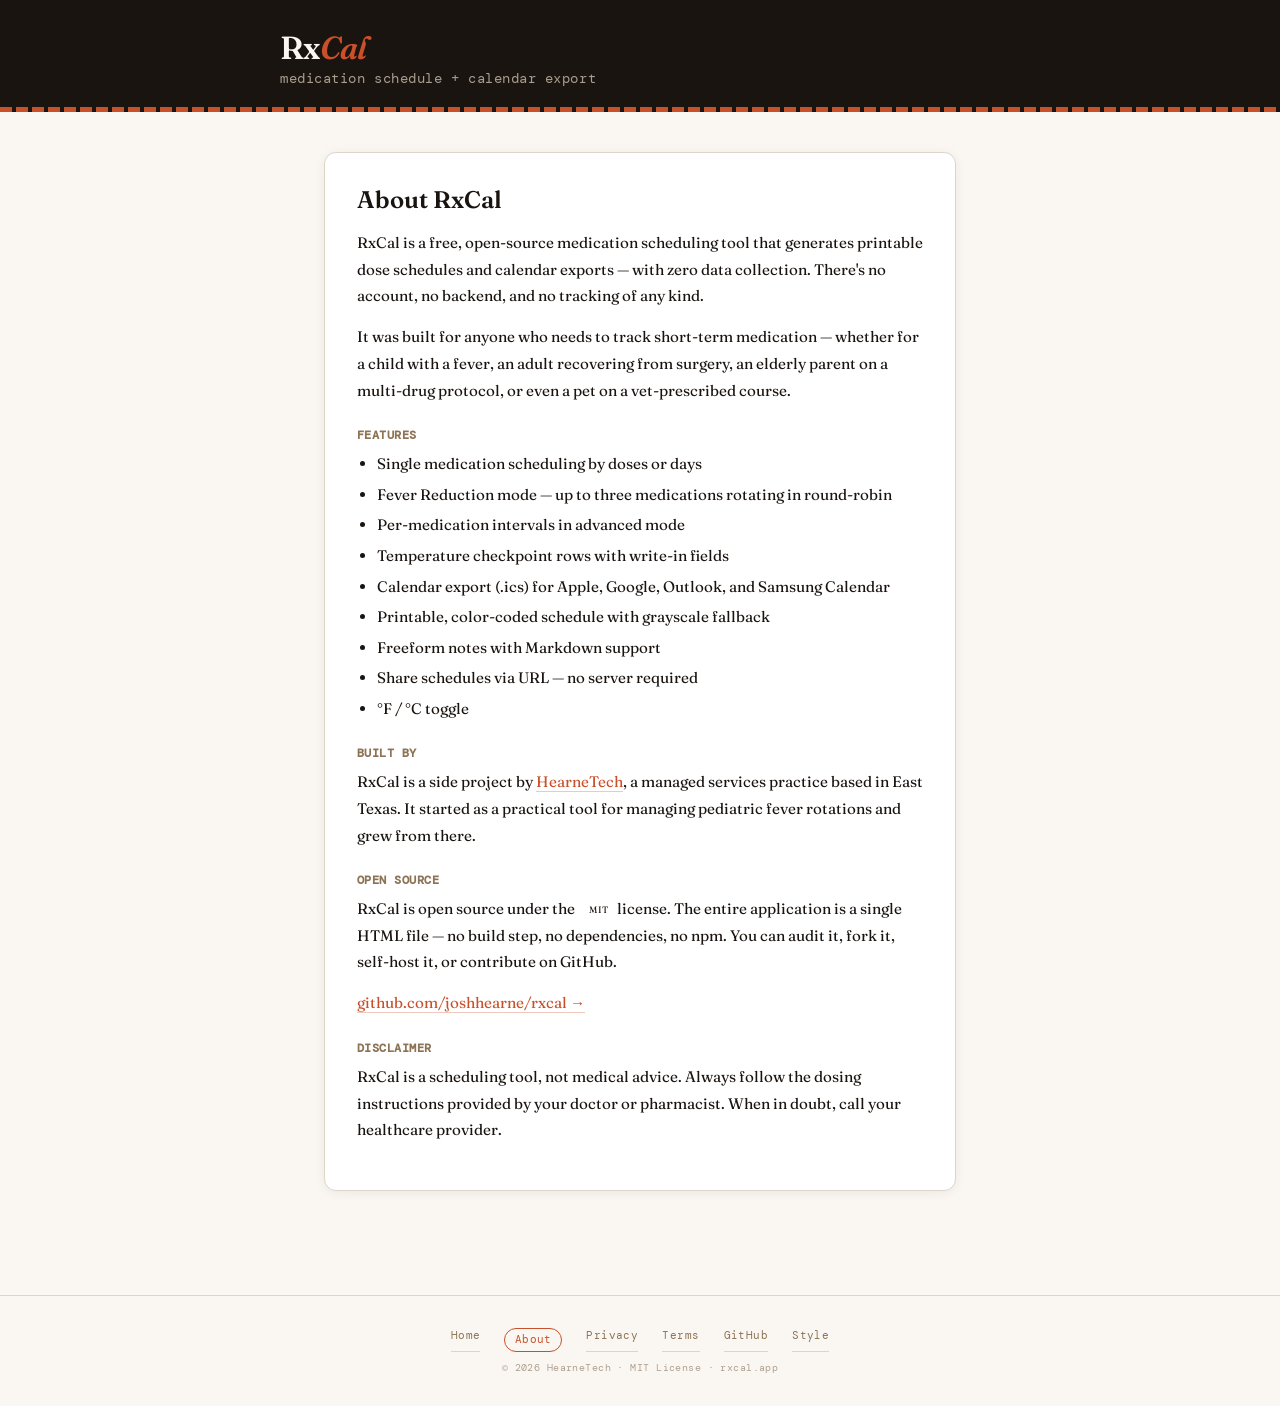
<file: about.html>
<!DOCTYPE html>
<html lang="en">
<head>
<meta charset="UTF-8">
<meta name="viewport" content="width=device-width, initial-scale=1.0">
<meta name="theme-color" content="#c8502a">
<link rel="icon" type="image/x-icon" href="/favicon.ico">
<link rel="icon" type="image/png" sizes="32x32" href="/favicon-32.png">
<link rel="icon" type="image/png" sizes="16x16" href="/favicon-16.png">
<link rel="apple-touch-icon" sizes="180x180" href="/apple-touch-icon.png">
<link rel="manifest" href="/manifest.json">
<meta property="og:title" content="About RxCal">
<meta property="og:description" content="Free, private medication scheduler. No account required.">
<meta property="og:image" content="https://rxcal.app/og-image.png">
<meta property="og:url" content="https://rxcal.app/about.html">
<meta property="og:type" content="website">
<title>About — RxCal</title>
<link href="https://fonts.googleapis.com/css2?family=Fraunces:ital,opsz,wght@0,9..144,300;0,9..144,600;1,9..144,300&family=DM+Mono:wght@400;500&display=swap" rel="stylesheet">
<link rel="stylesheet" href="style.css">
<script src="style.js"></script>
</head>
<body>

<header><div class="header-inner">
  <div class="logo"><a href="index.html">Rx<span>Cal</span></a></div>
  <div class="tagline">medication schedule + calendar export</div>
</div></header>

<main class="prose">
  <div class="card">
    <h1>About RxCal</h1>
    <p>RxCal is a free, open-source medication scheduling tool that generates printable dose schedules and calendar exports — with zero data collection. There's no account, no backend, and no tracking of any kind.</p>
    <p>It was built for anyone who needs to track short-term medication — whether for a child with a fever, an adult recovering from surgery, an elderly parent on a multi-drug protocol, or even a pet on a vet-prescribed course.</p>

    <h2>Features</h2>
    <ul>
      <li>Single medication scheduling by doses or days</li>
      <li>Fever Reduction mode — up to three medications rotating in round-robin</li>
      <li>Per-medication intervals in advanced mode</li>
      <li>Temperature checkpoint rows with write-in fields</li>
      <li>Calendar export (.ics) for Apple, Google, Outlook, and Samsung Calendar</li>
      <li>Printable, color-coded schedule with grayscale fallback</li>
      <li>Freeform notes with Markdown support</li>
      <li>Share schedules via URL — no server required</li>
      <li>°F / °C toggle</li>
    </ul>

    <h2>Built by</h2>
    <p>RxCal is a side project by <a href="https://hearnetech.com" target="_blank" rel="noopener">HearneTech</a>, a managed services practice based in East Texas. It started as a practical tool for managing pediatric fever rotations and grew from there.</p>

    <h2>Open Source</h2>
    <p>RxCal is open source under the <span class="badge">MIT</span> license. The entire application is a single HTML file — no build step, no dependencies, no npm. You can audit it, fork it, self-host it, or contribute on GitHub.</p>
    <p><a href="https://github.com/joshhearne/rxcal" target="_blank" rel="noopener">github.com/joshhearne/rxcal →</a></p>

    <h2>Disclaimer</h2>
    <p>RxCal is a scheduling tool, not medical advice. Always follow the dosing instructions provided by your doctor or pharmacist. When in doubt, call your healthcare provider.</p>
  </div>
</main>

<footer class="site-footer">
  <div class="footer-links">
    <a href="/">Home</a>
    <a href="about.html" class="active">About</a>
    <a href="privacy.html">Privacy</a>
    <a href="terms.html">Terms</a>
    <a href="https://github.com/joshhearne/rxcal" target="_blank" rel="noopener">GitHub</a>
    <a href="style.html">Style</a>
  </div>
  <div class="footer-copy">© 2026 HearneTech · MIT License · rxcal.app</div>
</footer>

</body>
</html>
</file>
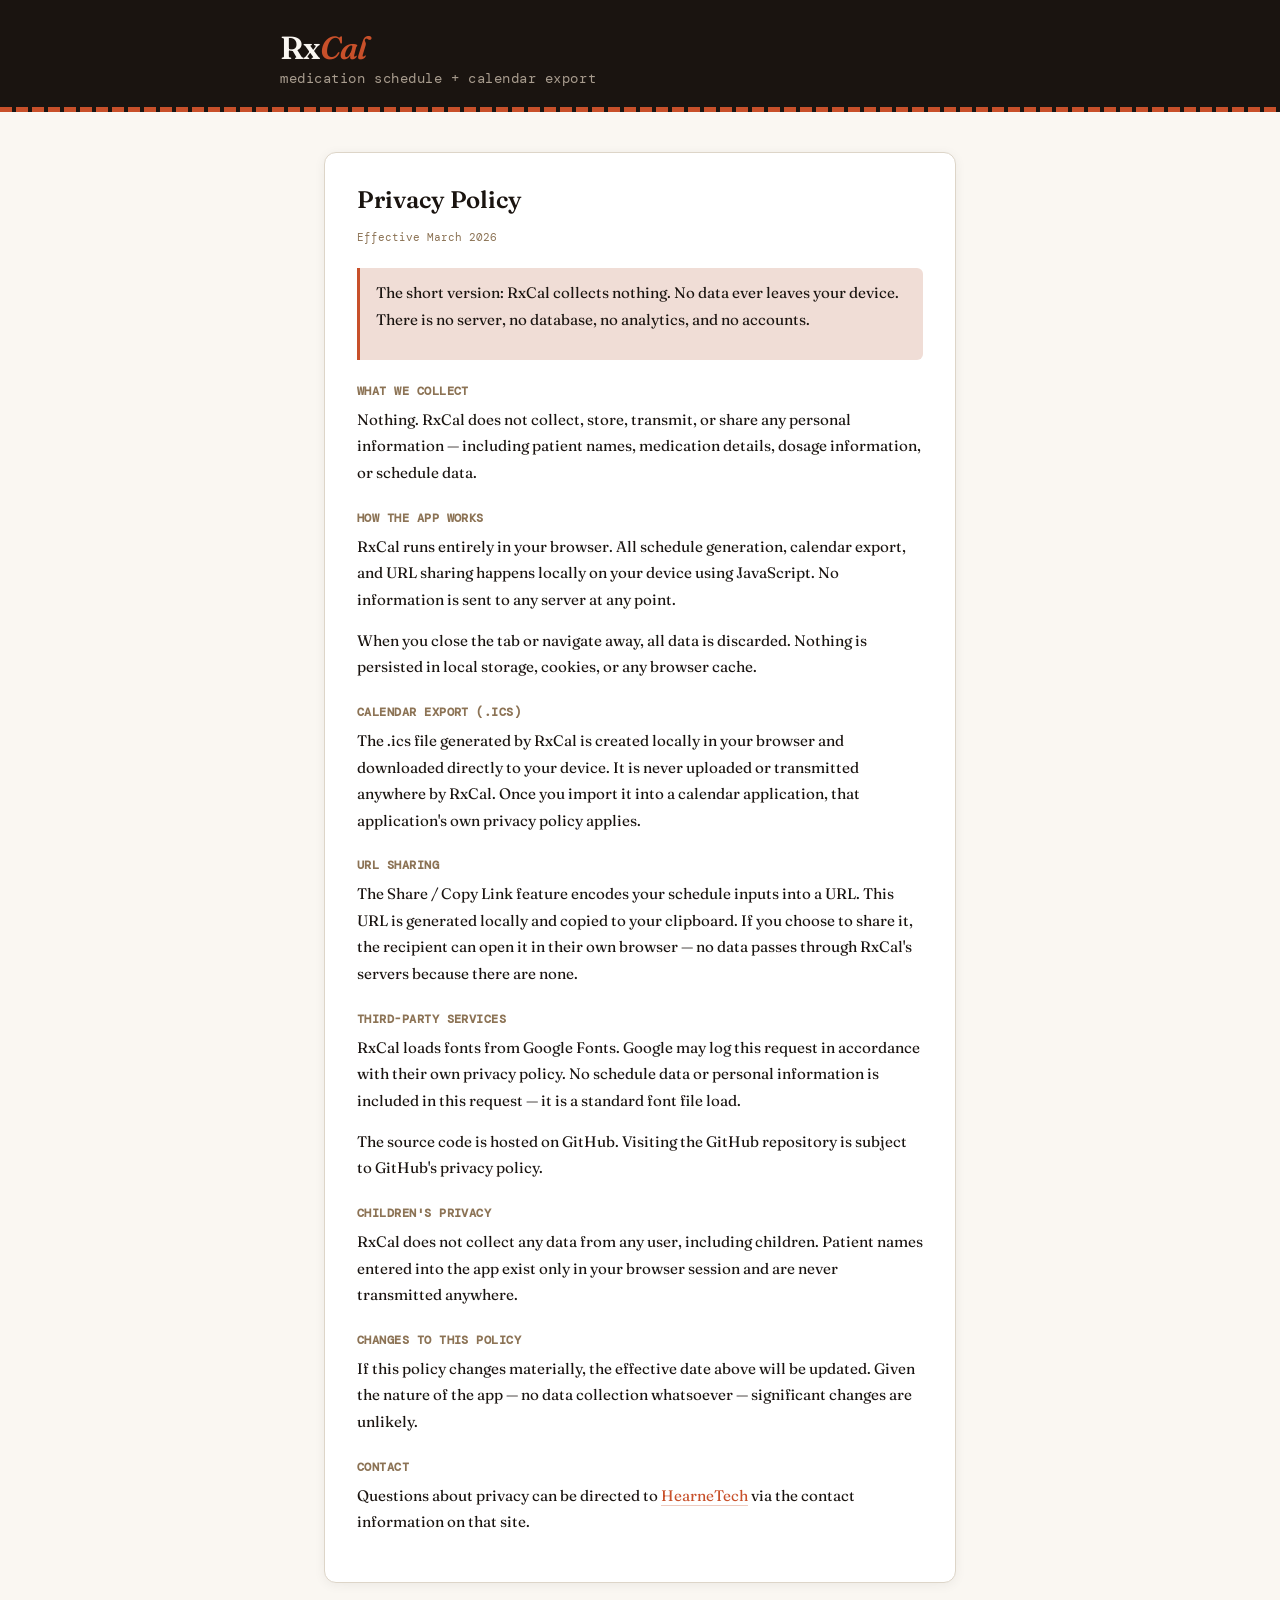
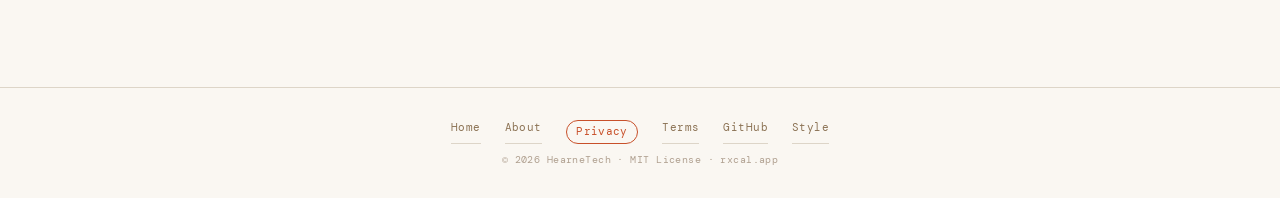
<file: privacy.html>
<!DOCTYPE html>
<html lang="en">
<head>
<meta charset="UTF-8">
<meta name="viewport" content="width=device-width, initial-scale=1.0">
<meta name="theme-color" content="#c8502a">
<link rel="icon" type="image/x-icon" href="/favicon.ico">
<link rel="icon" type="image/png" sizes="32x32" href="/favicon-32.png">
<link rel="icon" type="image/png" sizes="16x16" href="/favicon-16.png">
<link rel="apple-touch-icon" sizes="180x180" href="/apple-touch-icon.png">
<link rel="manifest" href="/manifest.json">
<meta property="og:title" content="Privacy Policy — RxCal">
<meta property="og:description" content="RxCal collects no data. Everything runs in your browser.">
<meta property="og:image" content="https://rxcal.app/og-image.png">
<meta property="og:url" content="https://rxcal.app/privacy.html">
<meta property="og:type" content="website">
<title>Privacy — RxCal</title>
<link href="https://fonts.googleapis.com/css2?family=Fraunces:ital,opsz,wght@0,9..144,300;0,9..144,600;1,9..144,300&family=DM+Mono:wght@400;500&display=swap" rel="stylesheet">
<link rel="stylesheet" href="style.css">
<script src="style.js"></script>
</head>
<body>

<header><div class="header-inner">
  <div class="logo"><a href="index.html">Rx<span>Cal</span></a></div>
  <div class="tagline">medication schedule + calendar export</div>
</div></header>

<main class="prose">
  <div class="card">
    <h1>Privacy Policy</h1>
    <div class="effective">Effective March 2026</div>

    <div class="highlight">
      <p>The short version: RxCal collects nothing. No data ever leaves your device. There is no server, no database, no analytics, and no accounts.</p>
    </div>

    <h2>What we collect</h2>
    <p>Nothing. RxCal does not collect, store, transmit, or share any personal information — including patient names, medication details, dosage information, or schedule data.</p>

    <h2>How the app works</h2>
    <p>RxCal runs entirely in your browser. All schedule generation, calendar export, and URL sharing happens locally on your device using JavaScript. No information is sent to any server at any point.</p>
    <p>When you close the tab or navigate away, all data is discarded. Nothing is persisted in local storage, cookies, or any browser cache.</p>

    <h2>Calendar export (.ics)</h2>
    <p>The .ics file generated by RxCal is created locally in your browser and downloaded directly to your device. It is never uploaded or transmitted anywhere by RxCal. Once you import it into a calendar application, that application's own privacy policy applies.</p>

    <h2>URL sharing</h2>
    <p>The Share / Copy Link feature encodes your schedule inputs into a URL. This URL is generated locally and copied to your clipboard. If you choose to share it, the recipient can open it in their own browser — no data passes through RxCal's servers because there are none.</p>

    <h2>Third-party services</h2>
    <p>RxCal loads fonts from Google Fonts. Google may log this request in accordance with their own privacy policy. No schedule data or personal information is included in this request — it is a standard font file load.</p>
    <p>The source code is hosted on GitHub. Visiting the GitHub repository is subject to GitHub's privacy policy.</p>

    <h2>Children's privacy</h2>
    <p>RxCal does not collect any data from any user, including children. Patient names entered into the app exist only in your browser session and are never transmitted anywhere.</p>

    <h2>Changes to this policy</h2>
    <p>If this policy changes materially, the effective date above will be updated. Given the nature of the app — no data collection whatsoever — significant changes are unlikely.</p>

    <h2>Contact</h2>
    <p>Questions about privacy can be directed to <a href="https://hearnetech.com" target="_blank" rel="noopener">HearneTech</a> via the contact information on that site.</p>
  </div>
</main>

<footer class="site-footer">
  <div class="footer-links">
    <a href="/">Home</a>
    <a href="about.html">About</a>
    <a href="privacy.html" class="active">Privacy</a>
    <a href="terms.html">Terms</a>
    <a href="https://github.com/joshhearne/rxcal" target="_blank" rel="noopener">GitHub</a>
    <a href="style.html">Style</a>
  </div>
  <div class="footer-copy">© 2026 HearneTech · MIT License · rxcal.app</div>
</footer>

</body>
</html>
</file>
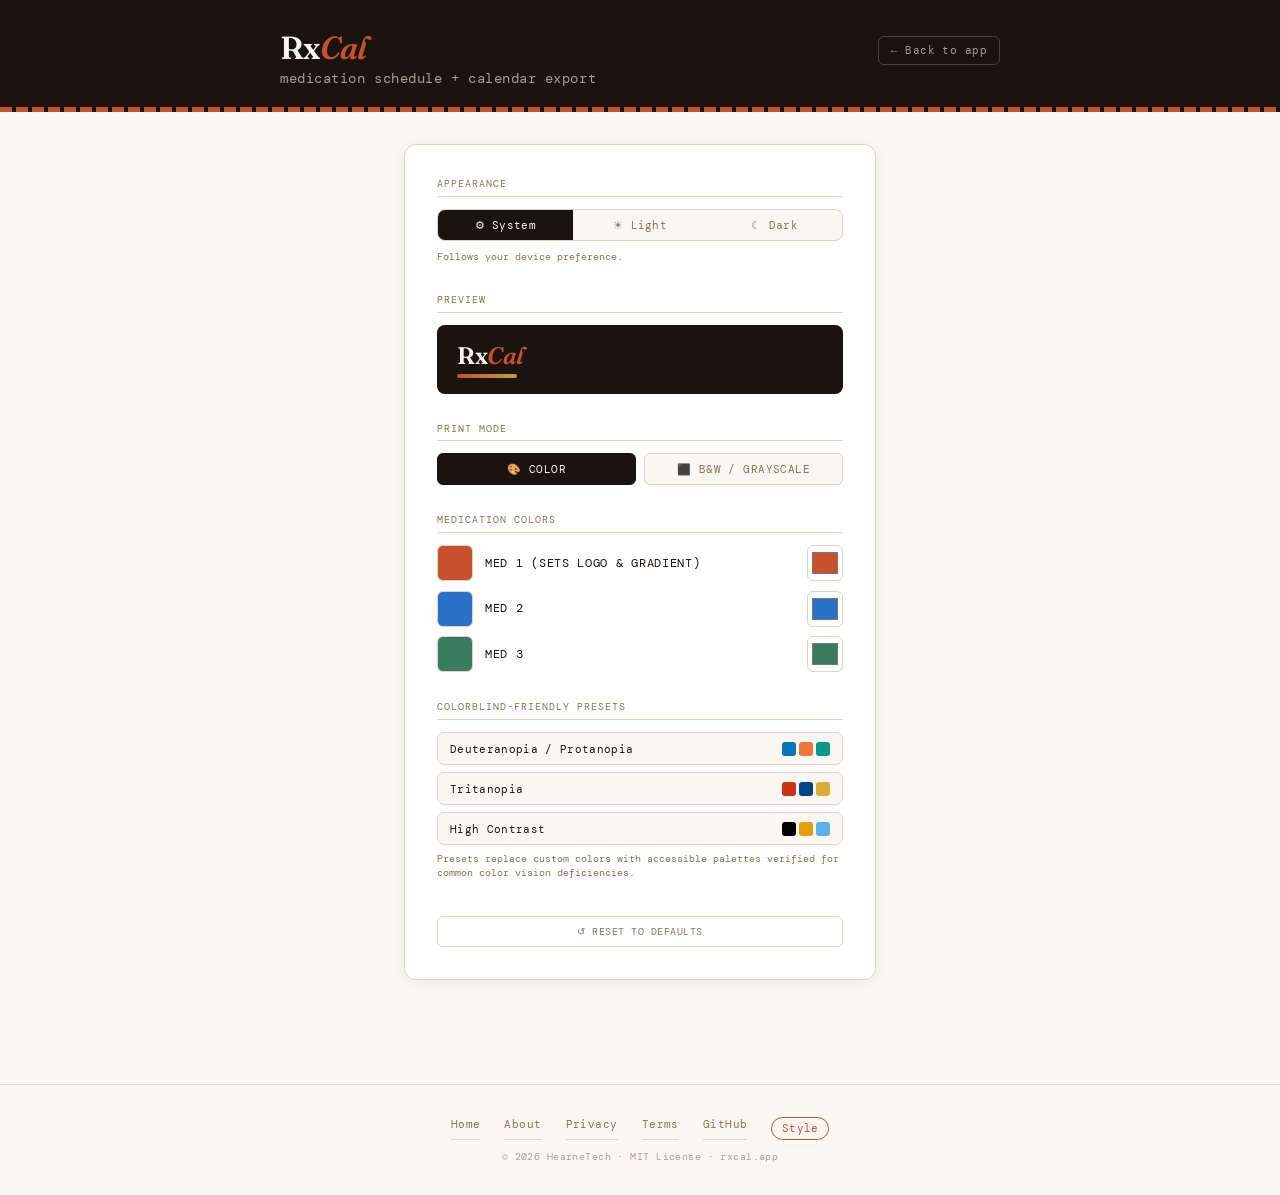
<file: style.html>
<!DOCTYPE html>
<html lang="en">
<head>
<meta charset="UTF-8">
<meta name="viewport" content="width=device-width, initial-scale=1.0">
<meta name="theme-color" content="#c8502a">
<link rel="icon" type="image/x-icon" href="/favicon.ico">
<link rel="icon" type="image/png" sizes="32x32" href="/favicon-32.png">
<link rel="icon" type="image/png" sizes="16x16" href="/favicon-16.png">
<link rel="apple-touch-icon" sizes="180x180" href="/apple-touch-icon.png">
<link rel="manifest" href="/manifest.json">
<meta property="og:title" content="Style Settings — RxCal">
<meta property="og:description" content="Customize colors, dark mode, and print settings for RxCal.">
<meta property="og:image" content="https://rxcal.app/og-image.png">
<meta property="og:url" content="https://rxcal.app/style.html">
<meta property="og:type" content="website">
<title>Style — RxCal</title>
<link href="https://fonts.googleapis.com/css2?family=Fraunces:ital,opsz,wght@0,9..144,300;0,9..144,600;1,9..144,300&family=DM+Mono:wght@400;500&display=swap" rel="stylesheet">
<link rel="stylesheet" href="style.css">
<script src="style.js"></script>
</head>
<body>

<header><div class="header-inner" style="display:flex;align-items:flex-start;justify-content:space-between;">
  <div>
    <div class="logo"><a href="/">Rx<span>Cal</span></a></div>
    <div class="tagline">medication schedule + calendar export</div>
  </div>
  <a href="/" class="sp-back-btn">← Back to app</a>
</div></header>

<main style="max-width:520px;margin:0 auto;padding:2rem 1.5rem 3rem;">

  <div class="card" style="background:var(--card);border-radius:12px;padding:2rem;box-shadow:0 2px 12px rgba(0,0,0,0.06);margin-bottom:1.5rem;">

    <!-- Appearance -->
    <div class="sp-section">
      <div class="sp-section-title">Appearance</div>
      <div class="sp-theme-toggle">
        <button class="sp-theme-btn" id="spThemeSystem" onclick="setTheme('system')">⚙ System</button>
        <button class="sp-theme-btn" id="spThemeLight"  onclick="setTheme('light')">☀ Light</button>
        <button class="sp-theme-btn" id="spThemeDark"   onclick="setTheme('dark')">☾ Dark</button>
      </div>
      <div class="sp-theme-desc" id="spThemeDesc">Follows your device preference.</div>
    </div>

    <!-- Preview -->
    <div class="sp-section">
      <div class="sp-section-title">Preview</div>
      <div class="sp-logo-preview" id="spLogoPreview">
        <div>
          <div class="sp-logo-text">Rx<span class="sp-logo-span" id="spLogoSpan">Cal</span></div>
          <div class="sp-grad-bar" id="spGradBar"></div>
        </div>
      </div>
    </div>

    <!-- Print Mode -->
    <div class="sp-section">
      <div class="sp-section-title">Print Mode</div>
      <div class="sp-print-toggle">
        <button class="sp-print-btn active" id="spColorBtn" onclick="setPrintMode('color')">🎨 Color</button>
        <button class="sp-print-btn" id="spBwBtn" onclick="setPrintMode('bw')">⬛ B&amp;W / Grayscale</button>
      </div>
    </div>

    <!-- Color pickers -->
    <div id="spColorSection" class="sp-section">
      <div class="sp-section-title">Medication Colors</div>
      <div class="sp-color-row">
        <div class="sp-color-swatch" id="swatchMed1"></div>
        <label>Med 1 (sets logo &amp; gradient)</label>
        <input type="color" id="pickerMed1" value="#c8502a" oninput="applyColor('med1', this.value)">
      </div>
      <div class="sp-color-row">
        <div class="sp-color-swatch" id="swatchMed2"></div>
        <label>Med 2</label>
        <input type="color" id="pickerMed2" value="#2a6fc8" oninput="applyColor('med2', this.value)">
      </div>
      <div class="sp-color-row">
        <div class="sp-color-swatch" id="swatchMed3"></div>
        <label>Med 3</label>
        <input type="color" id="pickerMed3" value="#3a7d5e" oninput="applyColor('med3', this.value)">
      </div>
    </div>

    <!-- B&W patterns -->
    <div id="spBwSection" class="sp-section" style="display:none;">
      <div class="sp-section-title">Patterns</div>
      <div class="sp-med-pattern">
        <div class="sp-med-pattern-label"><span class="sp-med-dot" id="bwDot1"></span>Med 1 pattern</div>
        <div class="sp-pattern-grid" id="patternGridMed1"></div>
      </div>
      <div class="sp-med-pattern">
        <div class="sp-med-pattern-label"><span class="sp-med-dot" id="bwDot2"></span>Med 2 pattern</div>
        <div class="sp-pattern-grid" id="patternGridMed2"></div>
      </div>
      <div class="sp-med-pattern">
        <div class="sp-med-pattern-label"><span class="sp-med-dot" id="bwDot3"></span>Med 3 pattern</div>
        <div class="sp-pattern-grid" id="patternGridMed3"></div>
      </div>
    </div>

    <!-- Colorblind presets -->
    <div class="sp-section">
      <div class="sp-section-title">Colorblind-Friendly Presets</div>
      <button class="sp-cb-btn" onclick="applyColorblindPreset('deuteranopia', this)">
        Deuteranopia / Protanopia
        <span class="sp-cb-swatches">
          <span class="sp-cb-swatch" style="background:#0077bb"></span>
          <span class="sp-cb-swatch" style="background:#ee7733"></span>
          <span class="sp-cb-swatch" style="background:#009988"></span>
        </span>
      </button>
      <button class="sp-cb-btn" onclick="applyColorblindPreset('tritanopia', this)">
        Tritanopia
        <span class="sp-cb-swatches">
          <span class="sp-cb-swatch" style="background:#cc3311"></span>
          <span class="sp-cb-swatch" style="background:#004488"></span>
          <span class="sp-cb-swatch" style="background:#ddaa33"></span>
        </span>
      </button>
      <button class="sp-cb-btn" onclick="applyColorblindPreset('highcontrast', this)">
        High Contrast
        <span class="sp-cb-swatches">
          <span class="sp-cb-swatch" style="background:#000000"></span>
          <span class="sp-cb-swatch" style="background:#e69f00"></span>
          <span class="sp-cb-swatch" style="background:#56b4e9"></span>
        </span>
      </button>
      <p class="sp-cb-note">Presets replace custom colors with accessible palettes verified for common color vision deficiencies.</p>
    </div>

    <button class="sp-reset" onclick="resetStyles()">↺ Reset to defaults</button>

  </div>
</main>

<footer class="site-footer">
  <div class="footer-links">
    <a href="/">Home</a>
    <a href="about.html">About</a>
    <a href="privacy.html">Privacy</a>
    <a href="terms.html">Terms</a>
    <a href="https://github.com/joshhearne/rxcal" target="_blank" rel="noopener">GitHub</a>
    <a href="style.html" class="active">Style</a>
  </div>
  <div class="footer-copy">© 2026 HearneTech · MIT License · rxcal.app</div>
</footer>


</html>
</file>
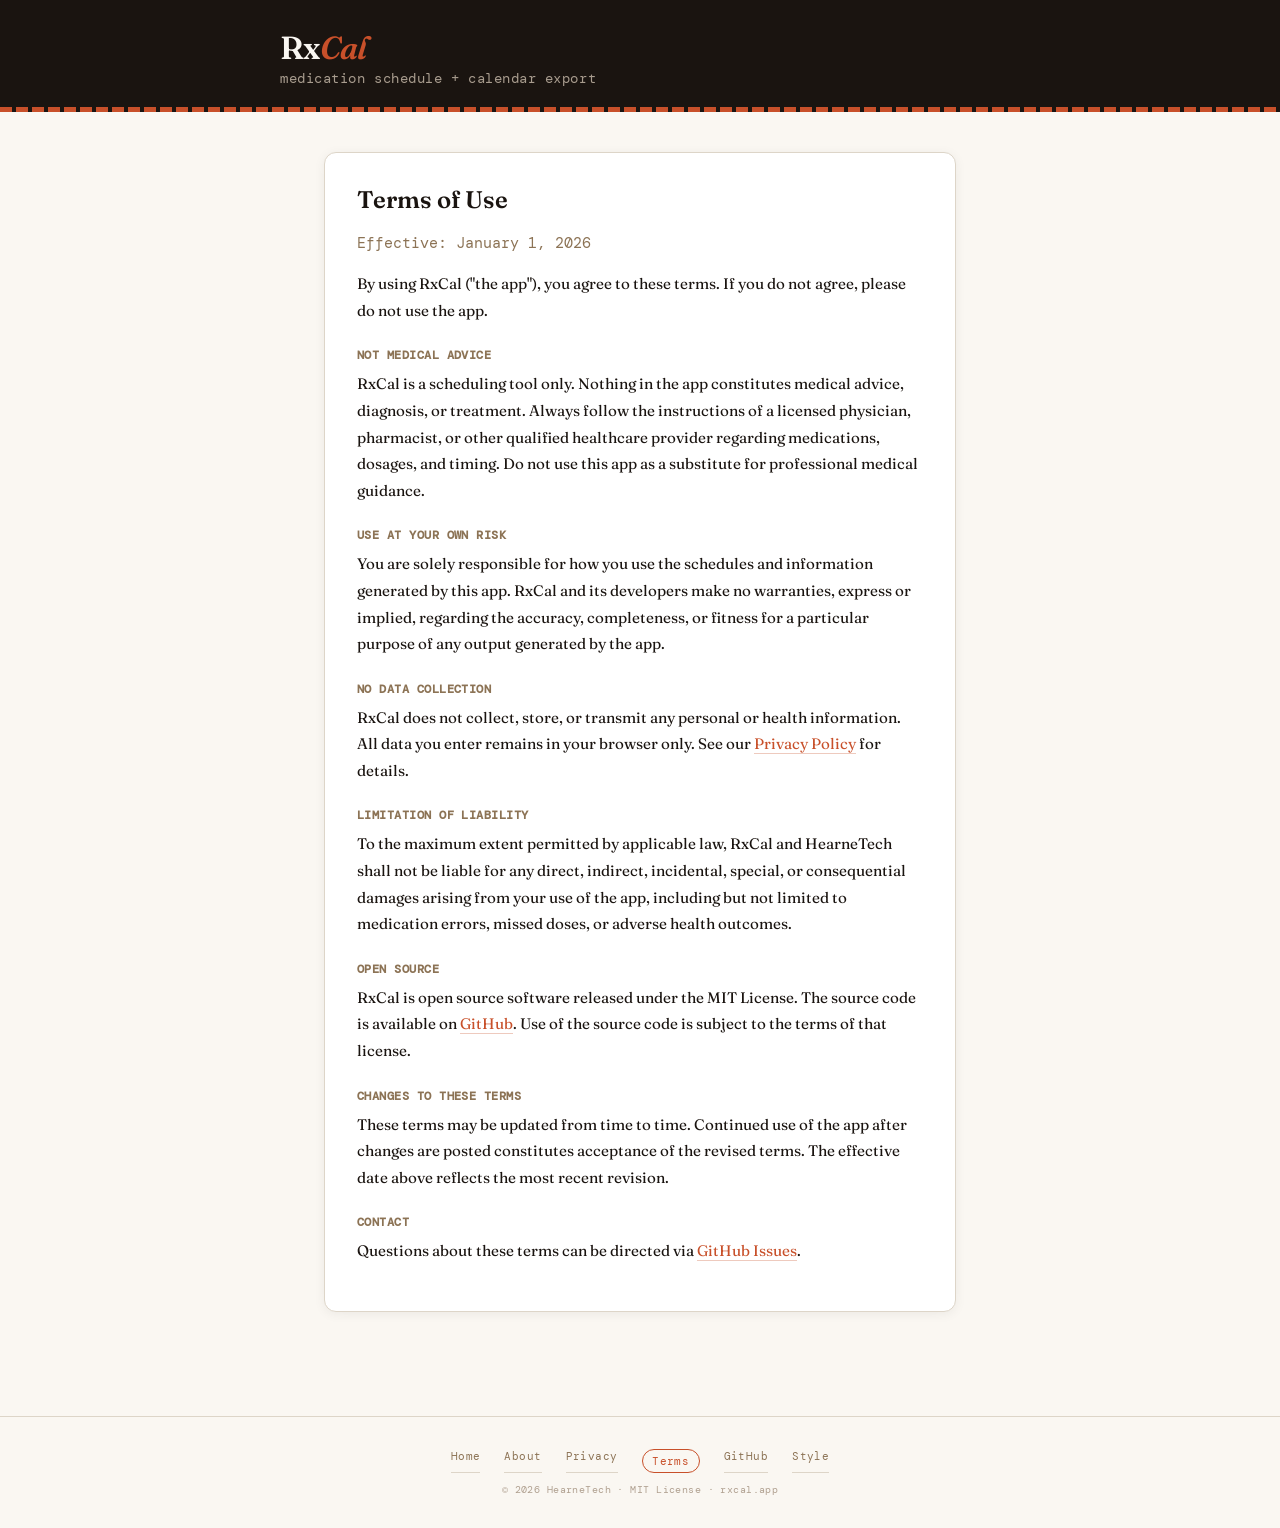
<file: terms.html>
<!DOCTYPE html>
<html lang="en">
<head>
<meta charset="UTF-8">
<meta name="viewport" content="width=device-width, initial-scale=1.0">
<meta name="theme-color" content="#c8502a">
<link rel="icon" type="image/x-icon" href="/favicon.ico">
<link rel="icon" type="image/png" sizes="32x32" href="/favicon-32.png">
<link rel="icon" type="image/png" sizes="16x16" href="/favicon-16.png">
<link rel="apple-touch-icon" sizes="180x180" href="/apple-touch-icon.png">
<link rel="manifest" href="/manifest.json">
<meta property="og:title" content="Terms of Use — RxCal">
<meta property="og:description" content="RxCal terms of use. Not medical advice. Use at your own discretion.">
<meta property="og:image" content="https://rxcal.app/og-image.png">
<meta property="og:url" content="https://rxcal.app/terms.html">
<meta property="og:type" content="website">
<title>Terms of Use — RxCal</title>
<link href="https://fonts.googleapis.com/css2?family=Fraunces:ital,opsz,wght@0,9..144,300;0,9..144,600;1,9..144,300&family=DM+Mono:wght@400;500&display=swap" rel="stylesheet">
<link rel="stylesheet" href="style.css">
<script src="style.js"></script>
</head>
<body>

<header><div class="header-inner">
  <div class="logo"><a href="/">Rx<span>Cal</span></a></div>
  <div class="tagline">medication schedule + calendar export</div>
</div></header>

<main class="prose">
  <div class="card">
    <h1>Terms of Use</h1>
    <p class="effective">Effective: January 1, 2026</p>

    <p>By using RxCal ("the app"), you agree to these terms. If you do not agree, please do not use the app.</p>

    <h2>Not Medical Advice</h2>
    <p>RxCal is a scheduling tool only. Nothing in the app constitutes medical advice, diagnosis, or treatment. Always follow the instructions of a licensed physician, pharmacist, or other qualified healthcare provider regarding medications, dosages, and timing. Do not use this app as a substitute for professional medical guidance.</p>

    <h2>Use at Your Own Risk</h2>
    <p>You are solely responsible for how you use the schedules and information generated by this app. RxCal and its developers make no warranties, express or implied, regarding the accuracy, completeness, or fitness for a particular purpose of any output generated by the app.</p>

    <h2>No Data Collection</h2>
    <p>RxCal does not collect, store, or transmit any personal or health information. All data you enter remains in your browser only. See our <a href="privacy.html">Privacy Policy</a> for details.</p>

    <h2>Limitation of Liability</h2>
    <p>To the maximum extent permitted by applicable law, RxCal and HearneTech shall not be liable for any direct, indirect, incidental, special, or consequential damages arising from your use of the app, including but not limited to medication errors, missed doses, or adverse health outcomes.</p>

    <h2>Open Source</h2>
    <p>RxCal is open source software released under the MIT License. The source code is available on <a href="https://github.com/joshhearne/rxcal" target="_blank" rel="noopener">GitHub</a>. Use of the source code is subject to the terms of that license.</p>

    <h2>Changes to These Terms</h2>
    <p>These terms may be updated from time to time. Continued use of the app after changes are posted constitutes acceptance of the revised terms. The effective date above reflects the most recent revision.</p>

    <h2>Contact</h2>
    <p>Questions about these terms can be directed via <a href="https://github.com/joshhearne/rxcal/issues" target="_blank" rel="noopener">GitHub Issues</a>.</p>
  </div>
</main>

<footer class="site-footer">
  <div class="footer-links">
    <a href="/">Home</a>
    <a href="about.html">About</a>
    <a href="privacy.html">Privacy</a>
    <a href="terms.html" class="active">Terms</a>
    <a href="https://github.com/joshhearne/rxcal" target="_blank" rel="noopener">GitHub</a>
    <a href="style.html">Style</a>
  </div>
  <div class="footer-copy">© 2026 HearneTech · MIT License · rxcal.app</div>
</footer>

</body>
</html>
</file>
<file: style.css>
*, *::before, *::after { box-sizing: border-box; margin: 0; padding: 0; }
  :root {
    --cream: #faf7f2; --ink: #1a1410; --warm-mid: #8c7355; --accent: #c8502a;
    --accent-light: #f0ddd6; --border: #ddd5c8; --card: #ffffff; --success: #3a7d5e;
    --med1: #c8502a; --med1-light: #fdf0ec; --med1-mid: #e8a090;
    --med2: #2a6fc8; --med2-light: #ecf2fd; --med2-mid: #90b0e8;
    --med3: #3a7d5e; --med3-light: #ecf7f3; --med3-mid: #90cdb8;
    --checkpoint: #f5f3ee; --checkpoint-text: #8c7355;
    --mono: 'DM Mono', monospace; --serif: 'Fraunces', serif;
  }
  body { background: var(--cream); color: var(--ink); font-family: var(--serif); min-height: 100vh; }

  /* ── HEADER ── */
  header { background: var(--ink); color: var(--cream); padding: 2rem 2rem 1.6rem; position: relative; overflow: hidden; }
  header::after { content: ''; position: absolute; bottom: -1px; left: 0; right: 0; height: 6px;
    background: repeating-linear-gradient(90deg, var(--accent) 0, var(--accent) 12px, transparent 12px, transparent 16px); }
  .header-inner { max-width: 720px; margin: 0 auto; }
  .logo { font-size: 2rem; font-weight: 600; letter-spacing: -0.02em; line-height: 1; color: var(--cream); }
  .logo a { color: var(--cream); text-decoration: none; }
  .logo a:visited { color: var(--cream); }
  .logo span { color: var(--accent); font-style: italic; }

  .tagline { font-size: 0.85rem; font-family: var(--mono); color: #a89c8e; margin-top: 0.35rem; letter-spacing: 0.04em; }

  main { max-width: 720px; margin: 0 auto; padding: 2.5rem 1.5rem 4rem; }

  /* ── CARDS ── */
  .card { background: var(--card); border: 1.5px solid var(--border); border-radius: 12px; padding: 2rem; margin-bottom: 1.5rem; }
  @media (max-width: 560px) { .card { padding: 1rem 0.75rem; } }
  .card-title { font-size: 0.7rem; font-family: var(--mono); letter-spacing: 0.12em; text-transform: uppercase;
    color: var(--warm-mid); margin-bottom: 1.25rem; display: flex; align-items: center; gap: 0.5rem; }
  .card-title::after { content: ''; flex: 1; height: 1px; background: var(--border); }

  /* ── FORM ── */
  .field-grid { display: grid; grid-template-columns: 1fr 1fr; gap: 1rem; }
  .field-grid.full { grid-template-columns: 1fr; }
  .field-grid.three { grid-template-columns: 1fr 1fr 1fr; }
  @media (max-width: 520px) { .field-grid, .field-grid.three { grid-template-columns: 1fr; } }
  .field { display: flex; flex-direction: column; gap: 0.4rem; }
  label { font-size: 0.72rem; font-family: var(--mono); letter-spacing: 0.06em; color: var(--warm-mid); text-transform: uppercase; }
  input, select { font-family: var(--serif); font-size: 1rem; color: var(--ink); background: var(--cream);
    border: 1.5px solid var(--border); border-radius: 7px; padding: 0.6rem 0.8rem; outline: none;
    transition: border-color 0.15s; width: 100%; max-width: 100%; box-sizing: border-box; }
  input[type='date'], input[type='time'] { -webkit-appearance: none; appearance: none; text-align: center; }
  input:focus, select:focus { border-color: var(--accent); background: var(--cream); }

  /* ── MODE TOGGLE ── */
  .mode-toggle { display: flex; gap: 0; margin-bottom: 1.5rem; border: 1.5px solid var(--border); border-radius: 8px; overflow: hidden; }
  .mode-btn { flex: 1; padding: 0.7rem; font-family: var(--mono); font-size: 0.72rem; letter-spacing: 0.06em;
    text-transform: uppercase; border: none; background: var(--cream); color: var(--warm-mid); cursor: pointer;
    transition: all 0.15s; border-right: 1px solid var(--border); }
  .mode-btn:last-child { border-right: none; }
  .mode-btn.active { background: var(--ink); color: var(--cream); }

  .toggle-row { display: flex; gap: 0.5rem; margin-bottom: 0.75rem; flex-wrap: wrap; }
  .toggle-btn { flex: 1; padding: 0.5rem; font-family: var(--mono); font-size: 0.72rem; letter-spacing: 0.05em;
    text-transform: uppercase; border: 1.5px solid var(--border); border-radius: 7px; background: var(--cream);
    color: var(--warm-mid); cursor: pointer; transition: all 0.15s; }
  .toggle-btn.active { background: var(--ink); border-color: var(--ink); color: var(--cream); }

  /* ── MED PANELS ── */
  .med-panel { border-radius: 8px; padding: 1.25rem; margin-bottom: 1rem; }
  .med-panel.med1 { background: var(--med1-light); border: 1.5px solid var(--med1-mid); }
  .med-panel.med2 { background: var(--med2-light); border: 1.5px solid var(--med2-mid); }
  .med-panel.med3 { background: var(--med3-light); border: 1.5px solid var(--med3-mid); }
  .med-panel-label { font-family: var(--mono); font-size: 0.65rem; letter-spacing: 0.1em; text-transform: uppercase;
    margin-bottom: 0.75rem; font-weight: 500; }
  .med-panel.med1 .med-panel-label { color: var(--med1); }
  .med-panel.med2 .med-panel-label { color: var(--med2); }
  .med-panel.med3 .med-panel-label { color: var(--med3); }

  /* ── BUTTONS ── */
  .btn-generate { width: 100%; margin-top: 1.25rem; padding: 0.85rem; font-family: var(--serif);
    font-size: 1.05rem; font-weight: 600; font-style: italic; background: var(--accent); color: #fff;
    border: none; border-radius: 8px; cursor: pointer; transition: background 0.15s, filter 0.15s; }
  .btn-generate:hover, .btn-generate:active { filter: brightness(0.82); }

  .btn-dark { width: 100%; margin-top: 1.25rem; padding: 0.85rem; font-family: var(--mono); font-size: 0.8rem;
    letter-spacing: 0.08em; text-transform: uppercase; background: var(--ink); color: var(--cream); border: none;
    border-radius: 8px; cursor: pointer; display: flex; align-items: center; justify-content: center;
    gap: 0.6rem; transition: filter 0.15s; }
  .btn-dark:hover, .btn-dark:active { filter: brightness(1.15); }
  .btn-green { background: var(--success) !important; }
  .btn-green:hover { background: #2e6b4f !important; }
  .btn-blue { background: #2a5ca8 !important; }
  .btn-blue:hover { background: #1e4a8c !important; }

  /* ── OUTPUT ── */
  #output { display: none; }
  .schedule-header { margin-bottom: 1.25rem; }
  .schedule-title { font-size: 1.6rem; font-weight: 600; letter-spacing: -0.02em; margin-bottom: 0.5rem; }
  .schedule-meta { display: flex; flex-wrap: wrap; gap: 0.4rem; }
  .meta-pill { font-family: var(--mono); font-size: 0.68rem; padding: 0.2rem 0.6rem; border-radius: 20px; letter-spacing: 0.04em; }
  .pill-med1 { background: var(--med1-light); color: var(--med1); border: 1px solid var(--med1-mid); }
  .pill-med2 { background: var(--med2-light); color: var(--med2); border: 1px solid var(--med2-mid); }
  .pill-med3 { background: var(--med3-light); color: var(--med3); border: 1px solid var(--med3-mid); }
  .pill-neutral { background: #f0ece5; color: var(--warm-mid); }

  /* ── TABLE ── */
  .dose-table { width: 100%; border-collapse: collapse; margin-top: 0.5rem; }
  .dose-table th { font-family: var(--mono); font-size: 0.62rem; letter-spacing: 0.1em; text-transform: uppercase;
    color: var(--warm-mid); text-align: left; padding: 0.4rem 0.6rem; border-bottom: 1.5px solid var(--border); }
  .dose-table td { padding: 0.5rem 0.6rem; border-bottom: 1px solid #ede8e0; font-family: var(--mono); font-size: 0.8rem; }
  .dose-table tr:last-child td { border-bottom: none; }

  /* Row types */
  tr.row-med1 td { background: var(--med1-light); }
  tr.row-med2 td { background: var(--med2-light); }
  tr.row-med3 td { background: var(--med3-light); }
  tr.row-checkpoint td { background: var(--checkpoint); color: var(--checkpoint-text); font-size: 0.72rem; }
  tr.row-first td { font-weight: 600; }
  tr.row-last td { font-weight: 600; }

  .dot { display: inline-block; width: 8px; height: 8px; border-radius: 50%; margin-right: 5px; vertical-align: middle; flex-shrink: 0; }
  .dot-med1 { background: var(--med1); }
  .dot-med2 { background: var(--med2); }
  .dot-med3 { background: var(--med3); }
  .dot-check { background: #c8b89a; }

  .badge { display: inline-block; font-size: 0.58rem; padding: 0.1rem 0.35rem; border-radius: 8px;
    margin-left: 0.35rem; letter-spacing: 0.05em; text-transform: uppercase; vertical-align: middle; }
  .badge-first { background: #d4ece0; color: var(--success); }
  .badge-last  { background: var(--accent-light); color: var(--accent); }

  /* ── ACTION ROW ── */
  .action-row { display: grid; grid-template-columns: 1fr 1fr; gap: 0.75rem; margin-top: 1.25rem; }
  @media (max-width: 480px) { .action-row { grid-template-columns: 1fr; } }

  .ics-note { font-family: var(--mono); font-size: 0.65rem; color: var(--warm-mid); text-align: center; margin-top: 0.5rem; letter-spacing: 0.03em; }
  .ics-compat-note { font-family: var(--mono); font-size: 0.6rem; color: var(--warm-mid); text-align: center; margin-top: 0.4rem; line-height: 1.5; opacity: 0.75; display: flex; align-items: flex-start; justify-content: center; gap: 0.3rem; }
  .ics-compat-note strong { color: var(--ink); font-weight: 500; }
  .ics-compat-note svg { flex-shrink: 0; margin-top: 0.15rem; }

  .divider { display: flex; align-items: center; gap: 0.75rem; margin: 1.25rem 0 1rem; }
  .divider::before, .divider::after { content: ''; flex: 1; height: 1px; background: var(--border); }
  .divider span { font-family: var(--mono); font-size: 0.62rem; color: var(--warm-mid); letter-spacing: 0.08em; text-transform: uppercase; white-space: nowrap; }

  .fallback-label { font-family: var(--mono); font-size: 0.66rem; color: var(--warm-mid); letter-spacing: 0.05em; text-transform: uppercase; margin-bottom: 0.5rem; }
  textarea.ics-raw { width: 100%; height: 90px; font-family: var(--mono); font-size: 0.6rem; background: var(--cream);
    border: 1.5px solid var(--border); border-radius: 7px; padding: 0.6rem; resize: none; color: var(--ink); line-height: 1.6; }

  .btn-reset { display: block; margin: 1.25rem auto 0; background: none; border: none; font-family: var(--mono);
    font-size: 0.7rem; color: var(--warm-mid); cursor: pointer; letter-spacing: 0.05em;
    text-decoration: underline; text-underline-offset: 3px; }

  .notice-strip { border-radius: 8px; padding: 0.75rem 1rem;
    font-family: var(--mono); font-size: 0.68rem; letter-spacing: 0.03em;
    display: flex; align-items: center; gap: 0.5rem; margin-bottom: 0.6rem; }
  .notice-strip .dismiss {
    margin-left: auto; background: none; border: none; cursor: pointer;
    font-size: 1rem; line-height: 1; color: inherit; opacity: 0.5; padding: 0 0.1rem; flex-shrink: 0; }
  .notice-strip .dismiss:hover { opacity: 1; }
  .privacy-strip { background: #f0f5f1; border: 1px solid #c8ddd0; color: var(--success); }
  .disclaimer-strip { background: #fdf5ec; border: 1px solid #e8d5b8; color: #8c6a30; margin-bottom: 1.5rem; }
  [data-theme="dark"] .privacy-strip { background: #0e2018; border-color: #1e4030; color: #6abf95; }
  [data-theme="dark"] .disclaimer-strip { background: #221808; border-color: #3a2c10; color: #c09848; }

  /* ── SECTION VISIBILITY ── */
  #section-single { display: block; }
  #section-rotation { display: none; }
  #section-end-single { display: block; }
  #section-end-rotation { display: none; }

  /* ── PRINT STYLES ── */
  @media print {
    .editor-toolbar, .CodeMirror-scroll { display: none !important; }
    .editor-preview-side, .editor-preview { display: block !important; border: 1pt solid #ccc; padding: 0.3cm; min-height: 1.5cm; }
    .notes-section .CodeMirror { display: none !important; }
    body { background: #fff; font-size: 11pt; }
    header { background: #fff !important; color: #000 !important; border-bottom: 2pt solid #000; padding: 0.5cm 1cm 0.3cm; }
    header::after { display: none; }
    .logo { color: #000; font-size: 18pt; }
    .logo span { color: #000; font-style: normal; }
    .tagline { color: #555; }
    .privacy-strip, #form-card, .btn-dark, .btn-reset, .fallback-box, .divider, .fallback-label, textarea { display: none !important; }
    main { padding: 0.5cm 1cm; max-width: 100%; }
    .card { border: 1pt solid #ccc; border-radius: 0; padding: 0.4cm; margin-bottom: 0.4cm; box-shadow: none; }
    .card-title { color: #444; }
    .schedule-title { font-size: 16pt; }
    .print-header-meta { display: block !important; }

    /* Color print */
    tr.row-med1 td { background: #fde8e2 !important; -webkit-print-color-adjust: exact; print-color-adjust: exact; }
    tr.row-med2 td { background: #e2ecfd !important; -webkit-print-color-adjust: exact; print-color-adjust: exact; }
    tr.row-med3 td { background: #ecf7f3 !important; -webkit-print-color-adjust: exact; print-color-adjust: exact; }
    tr.row-checkpoint td { background: #f5f3ee !important; -webkit-print-color-adjust: exact; print-color-adjust: exact; }
    .dot-med1 { background: #c8502a !important; -webkit-print-color-adjust: exact; print-color-adjust: exact; }
    .dot-med2 { background: #2a6fc8 !important; -webkit-print-color-adjust: exact; print-color-adjust: exact; }
    .dot-med3 { background: #3a7d5e !important; -webkit-print-color-adjust: exact; print-color-adjust: exact; }

    .dose-table td, .dose-table th { padding: 0.2cm 0.25cm; font-size: 9pt; }
    .dose-table { page-break-inside: auto; }
    tr { page-break-inside: avoid; }
    .action-row { display: none; }
    .schedule-meta { margin-bottom: 0.3cm; }

    /* Grayscale legend for b&w printers */
    .print-legend { display: flex !important; }
  }

  /* Temp column */
  .col-temp { white-space: nowrap; width: 80px; }

  /* Responsive table — stack temp+notes under action on mobile */
  @media (max-width: 560px) {
    .dose-table { table-layout: fixed; width: 100%; }
    .dose-table colgroup { display: none; }
    /* Column widths */
    .dose-table th:nth-child(1), .dose-table td:nth-child(1) { width: 54px; font-size: 0.72rem; padding: 0.4rem 0.25rem; }
    .dose-table th:nth-child(2), .dose-table td:nth-child(2) { width: 72px; font-size: 0.72rem; padding: 0.4rem 0.25rem; }
    .dose-table th:nth-child(3), .dose-table td:nth-child(3) { padding: 0.4rem 0.25rem; font-size: 0.78rem; }
    /* Hide Notes column on mobile */
    .dose-table th:nth-child(4), .dose-table td:nth-child(4) { display: none; }
    /* Keep Temp header visible but compact */
    .dose-table th:nth-child(5) { width: 48px; padding: 0.4rem 0.2rem; font-size: 0.58rem; }
    .dose-table td:nth-child(5) { width: 48px; padding: 0.4rem 0.2rem; font-size: 0.65rem; white-space: nowrap; overflow: hidden; }
    .dose-table td:nth-child(3) { word-break: break-word; white-space: normal; }
    .temp-writein { font-size: 0.63rem; letter-spacing: 0; }
    /* Hide the °F/°C unit label on mobile — it's in the header */
    .temp-writein .unit-label { display: none; }
  }

  /* Temp write-in */
  .temp-cell { white-space: nowrap; }
  .temp-writein {
    font-family: var(--mono); font-size: 0.78rem; color: var(--checkpoint-text);
    letter-spacing: 0.04em; margin-right: 0.5rem;
  }
  .temp-notes-line {
    display: inline-block; width: 80px; border-bottom: 1px solid #bbb; vertical-align: bottom; margin-bottom: 2px;
  }
  @media print {
    .temp-writein { font-size: 10pt; font-weight: 500; color: #333; }
    .temp-notes-line { width: 120px; border-bottom: 1pt solid #666; }
    .temp-cell { white-space: nowrap; }
  }

  .print-header-meta { display: none; }

  /* Notes section */
  .notes-section { margin-top: 1.5rem; }
  .notes-toolbar { display: flex; gap: 0.35rem; flex-wrap: wrap; margin-bottom: 0.5rem; align-items: center; }
  .notes-toolbar button {
    font-family: var(--mono); font-size: 0.68rem; padding: 0.25rem 0.5rem;
    border: 1.5px solid var(--border); border-radius: 5px; background: var(--cream);
    color: var(--ink); cursor: pointer; transition: all 0.1s; line-height: 1;
  }
  .notes-toolbar button:hover { background: var(--border); }
  .notes-toolbar button.active { background: var(--ink); color: var(--cream); border-color: var(--ink); }
  .notes-toolbar .sep { width: 1px; height: 18px; background: var(--border); margin: 0 0.2rem; }
  .notes-toolbar .mode-switch { margin-left: auto; font-size: 0.62rem; color: var(--warm-mid); }
  .notes-editor {
    min-height: 100px; border: 1.5px solid var(--border); border-radius: 7px;
    padding: 0.75rem; font-family: var(--serif); font-size: 0.9rem; line-height: 1.6;
    background: var(--cream); outline: none; color: var(--ink);
  }
  .notes-editor:focus { border-color: var(--accent); background: var(--cream); }
  .notes-raw {
    width: 100%; min-height: 100px; border: 1.5px solid var(--border); border-radius: 7px;
    padding: 0.75rem; font-family: var(--mono); font-size: 0.78rem; line-height: 1.6;
    background: var(--cream); color: var(--ink); resize: vertical; outline: none;
    box-sizing: border-box;
  }
  .notes-raw:focus { border-color: var(--accent); background: var(--cream); }
  .notes-preview {
    min-height: 60px; border: 1.5px solid var(--border); border-radius: 7px;
    padding: 0.75rem; font-family: var(--serif); font-size: 0.9rem; line-height: 1.6;
    background: #fdfcf9; color: var(--ink); margin-top: 0.5rem;
  }
  .notes-preview h1,.notes-preview h2,.notes-preview h3 { font-weight:600; margin:0.4rem 0 0.15rem; }
  .notes-preview strong { font-weight:600; }
  .notes-preview em { font-style:italic; }
  .notes-preview ul,.notes-preview ol { padding-left:1.25rem; margin:0.1rem 0; }
  .notes-preview li { margin:0; line-height:1.5; }
  .notes-preview p { margin:0.15rem 0; }
  .notes-preview br { display:block; content:''; margin:0.1rem 0; }
  .notes-preview code { font-family:var(--mono); font-size:0.82em; background:#f0ece4; border-radius:3px; padding:0.1em 0.3em; }
  .notes-preview hr { border:none; border-top:1px solid var(--border); margin:0.4rem 0; }
  .notes-label { font-size:0.62rem; font-family:var(--mono); color:var(--warm-mid); letter-spacing:0.06em; text-transform:uppercase; margin-bottom:0.4rem; }
  @media print {
    .notes-section { margin-top: 0.4cm; }
    .notes-toolbar { display: none !important; }
    .notes-editor, .notes-preview { border: 1pt solid #ccc; min-height: 2cm; }
    .notes-raw { display: none !important; }
    .notes-label { color: #555; }
  }
  .print-legend { display: none; gap: 1.5rem; margin: 0.5rem 0 1rem; flex-wrap: wrap; }
  .legend-item { display: flex; align-items: center; gap: 0.4rem; font-family: var(--mono); font-size: 0.65rem; letter-spacing: 0.04em; }
  .legend-swatch { width: 14px; height: 14px; border-radius: 3px; border: 1pt solid #999; flex-shrink: 0; }
  .swatch-med1 { background: #fde8e2; }
  .swatch-med2 { background: #e2ecfd; }
  .swatch-med3 { background: #ecf7f3; }
  .swatch-check { background: #f5f3ee; }

  /* ── Footer ── */
  .site-footer {
    text-align: center; padding: 2rem 1rem; margin-top: 2rem;
    border-top: 1px solid var(--border);
    font-family: var(--mono); font-size: 0.68rem; color: var(--warm-mid);
    letter-spacing: 0.04em;
  }
  .site-footer a { color: var(--warm-mid); text-decoration: none; border-bottom: 1px solid var(--border); padding-bottom: 1px; transition: color 0.15s, border-color 0.15s; }
  .site-footer a:hover { color: var(--ink); border-color: var(--ink); }
  .site-footer a.active { color: var(--accent); border-bottom: none; background: transparent; font-family: var(--mono); font-size: 0.68rem; letter-spacing: 0.03em; padding: 0.2rem 0.6rem; border: 1.5px solid var(--accent); border-radius: 999px; line-height: 1.4; }
  .site-footer a.active:hover { color: var(--accent); border-color: var(--accent); opacity: 0.8; }
  .site-footer .footer-links { display: flex; justify-content: center; gap: 1.5rem; margin-bottom: 0.6rem; }
  .site-footer .footer-copy { color: #b0a090; font-size: 0.62rem; }
  @media print { .site-footer { display: none !important; } }


  /* ── Dark mode ───────────────────────────────────── */
  [data-theme="dark"] {
    --cream: #1a1410; --ink: #f0ebe3; --warm-mid: #a89c8e;
    --accent: #e06030; --accent-light: #3a2018; --border: #3a3028;
    --card: #241e18; --success: #4a9d7e;
    --med1-light: #2e1a10; --med2-light: #0e2040; --med3-light: #0e2a1e;
    --med1-mid: #7a3018; --med2-mid: #1a4878; --med3-mid: #1a5038;
  }
  [data-theme="dark"] .style-panel { background: #1e1810; border-color: var(--border); }
  [data-theme="dark"] .style-panel-body .sp-color-row input[type=color] { background: #2a2018; border-color: var(--border); }
  [data-theme="dark"] .sp-print-btn { background: #1e1810; color: var(--warm-mid); border-color: var(--border); }
  [data-theme="dark"] .sp-print-btn.active { background: var(--ink); color: #1a1410; border-color: var(--ink); }
  [data-theme="dark"] .sp-cb-btn { background: #1e1810; color: var(--ink); border-color: var(--border); }
  [data-theme="dark"] .sp-cb-btn.active { background: #2e2820; border-color: var(--ink); }
  [data-theme="dark"] .sp-pattern-item { border-color: var(--border); }
  [data-theme="dark"] .sp-reset { border-color: var(--border); color: var(--warm-mid); }
  [data-theme="dark"] header { background: #d4c9b8; }
  [data-theme="dark"] header .tagline { color: #7a6e60; }
  [data-theme="dark"] input, [data-theme="dark"] select { background: #2a2218; color: var(--ink); border-color: var(--border); }
  [data-theme="dark"] input:focus, [data-theme="dark"] select:focus { background: #2a2218; border-color: var(--accent); }
  [data-theme="dark"] .btn-dark { background: #2e2820; color: var(--ink); border: 1.5px solid var(--border); }
  [data-theme="dark"] .btn-dark:hover { background: #3a3228; }
  [data-theme="dark"] .btn-green { background: #1e5c3e !important; color: #a0dfc0 !important; border: 1.5px solid #2a7050 !important; }
  [data-theme="dark"] .btn-green:hover { background: #275040 !important; }
  [data-theme="dark"] .btn-blue { background: #1a3a6a !important; color: #a0c0f0 !important; border: 1.5px solid #2a4a80 !important; }
  [data-theme="dark"] .btn-blue:hover { background: #1e3060 !important; }
  [data-theme="dark"] .sp-back-btn { color: var(--accent) !important; border-color: var(--accent) !important; }

  /* Theme toggle in panel */
  .sp-theme-toggle { display: flex; width: 100%; background: var(--cream); border: 1.5px solid var(--border); border-radius: 8px; overflow: hidden; margin-bottom: 0.6rem; }
  .sp-back-btn { font-family: var(--mono); font-size: 0.68rem; letter-spacing: 0.04em; color: #a89c8e; text-decoration: none; border: 1px solid rgba(255,255,255,0.2); border-radius: 6px; padding: 0.4rem 0.75rem; margin-top: 0.25rem; transition: color 0.15s, border-color 0.15s; white-space: nowrap; display: inline-block; }
  .sp-back-btn:hover { color: #faf7f2; border-color: rgba(255,255,255,0.5); }
  .sp-theme-btn {
    flex: 1; font-family: var(--mono); font-size: 0.68rem; letter-spacing: 0.03em;
    padding: 0.5rem 0.25rem; border: none; background: none; color: var(--warm-mid);
    cursor: pointer; transition: all 0.15s; display: flex; align-items: center; justify-content: center; gap: 0.3rem;
  }
  .sp-theme-btn.active { background: var(--ink); color: var(--cream); }
  [data-theme="dark"] .sp-theme-btn.active { background: var(--ink); color: #1a1410; }
  .sp-theme-desc { font-family: var(--mono); font-size: 0.62rem; color: var(--warm-mid); line-height: 1.5; }

  /* ── Style Panel ─────────────────────────────────── */
  .style-panel-overlay {
    display: none; position: fixed; inset: 0; background: rgba(26,20,16,0.45);
    z-index: 200; backdrop-filter: blur(2px); transition: opacity 0.2s;
  }
  .style-panel-overlay.open { display: block; }
  .style-panel {
    position: fixed; top: 0; right: -420px; width: 400px; max-width: 100vw;
    height: 100vh; background: var(--cream); border-left: 1.5px solid var(--border);
    z-index: 201; overflow-y: auto; transition: right 0.3s cubic-bezier(.4,0,.2,1);
    box-shadow: -8px 0 32px rgba(0,0,0,0.12);
  }
  .style-panel.open { right: 0; }
  .style-panel-header {
    background: var(--ink); color: var(--cream); padding: 1.25rem 1.5rem;
    display: flex; align-items: center; justify-content: space-between;
    position: sticky; top: 0; z-index: 1;
  }
  .style-panel-header .sp-title { font-size: 1rem; font-weight: 600; letter-spacing: -0.01em; }
  .style-panel-header .sp-close {
    background: none; border: none; color: var(--cream); cursor: pointer;
    font-size: 1.4rem; line-height: 1; opacity: 0.7; padding: 0;
  }
  .style-panel-header .sp-close:hover { opacity: 1; }
  .style-panel-body { padding: 1.25rem 1.5rem 2rem; }
  .sp-section { margin-bottom: 1.75rem; }
  .sp-section-title {
    font-family: var(--mono); font-size: 0.62rem; text-transform: uppercase;
    letter-spacing: 0.1em; color: var(--warm-mid); margin-bottom: 0.75rem;
    padding-bottom: 0.35rem; border-bottom: 1px solid var(--border);
  }
  /* Logo preview in panel */
  .sp-logo-preview {
    background: var(--ink); border-radius: 8px; padding: 1rem 1.25rem;
    margin-bottom: 1rem; display: flex; align-items: center; gap: 0.75rem;
  }
  .sp-logo-preview .sp-logo-text { font-family: var(--serif); font-size: 1.5rem; font-weight: 600; color: var(--cream); letter-spacing: -0.02em; }
  .sp-logo-preview .sp-logo-span { font-style: italic; }
  .sp-logo-preview .sp-grad-bar {
    height: 4px; border-radius: 2px; margin-top: 0.25rem; width: 60px;
  }
  /* Color rows */
  .sp-color-row { display: flex; align-items: center; gap: 0.75rem; margin-bottom: 0.6rem; }
  .sp-color-row label { font-family: var(--mono); font-size: 0.72rem; color: var(--ink); flex: 1; }
  .sp-color-row input[type=color] {
    width: 36px; height: 36px; border: 1.5px solid var(--border); border-radius: 6px;
    cursor: pointer; padding: 2px; background: #fff;
  }
  .sp-color-swatch { width: 36px; height: 36px; border-radius: 6px; border: 1.5px solid var(--border); flex-shrink: 0; }
  /* Print mode toggle */
  .sp-print-toggle { display: flex; gap: 0.5rem; margin-bottom: 1rem; }
  .sp-print-btn {
    flex: 1; font-family: var(--mono); font-size: 0.68rem; letter-spacing: 0.04em;
    text-transform: uppercase; padding: 0.5rem; border-radius: 6px;
    border: 1.5px solid var(--border); background: var(--cream); color: var(--warm-mid);
    cursor: pointer; transition: all 0.15s;
  }
  .sp-print-btn.active { background: var(--ink); color: var(--cream); border-color: var(--ink); }
  /* Pattern grid */
  .sp-pattern-grid { display: grid; grid-template-columns: repeat(3, 1fr); gap: 0.5rem; margin-bottom: 0.75rem; }
  .sp-pattern-item {
    border: 2px solid var(--border); border-radius: 7px; overflow: hidden;
    cursor: pointer; transition: border-color 0.15s;
  }
  .sp-pattern-item:hover { border-color: var(--warm-mid); }
  .sp-pattern-item.selected { border-color: var(--ink); box-shadow: 0 0 0 1px var(--ink); }
  .sp-pattern-swatch { height: 36px; width: 100%; }
  .sp-pattern-label { font-family: var(--mono); font-size: 0.55rem; text-align: center; padding: 0.2rem 0; color: var(--warm-mid); }
  /* Med pattern selector */
  .sp-med-pattern { margin-bottom: 0.85rem; }
  .sp-med-pattern-label { font-family: var(--mono); font-size: 0.68rem; color: var(--ink); margin-bottom: 0.35rem; display: flex; align-items: center; gap: 0.4rem; }
  .sp-med-dot { width: 10px; height: 10px; border-radius: 50%; flex-shrink: 0; }
  /* Colorblind presets */
  .sp-cb-btn {
    width: 100%; font-family: var(--mono); font-size: 0.68rem; letter-spacing: 0.03em;
    padding: 0.55rem 0.75rem; border-radius: 7px; border: 1.5px solid var(--border);
    background: var(--cream); color: var(--ink); cursor: pointer; text-align: left;
    margin-bottom: 0.4rem; display: flex; align-items: center; gap: 0.5rem; transition: all 0.15s;
  }
  .sp-cb-btn:hover { border-color: var(--warm-mid); }
  .sp-cb-btn.active { border-color: var(--ink); background: #f5f0e8; }
  .sp-cb-swatches { display: flex; gap: 3px; margin-left: auto; }
  .sp-cb-swatch { width: 14px; height: 14px; border-radius: 3px; }
  .sp-cb-note { font-family: var(--mono); font-size: 0.62rem; color: var(--warm-mid); line-height: 1.4; margin-top: 0.3rem; }
  /* Reset btn */
  .sp-reset { width: 100%; font-family: var(--mono); font-size: 0.65rem; letter-spacing: 0.05em;
    text-transform: uppercase; padding: 0.5rem; background: none; border: 1.5px solid var(--border);
    border-radius: 6px; color: var(--warm-mid); cursor: pointer; margin-top: 0.5rem; transition: all 0.15s; }
  .sp-reset:hover { border-color: var(--accent); color: var(--accent); }
  @media print { .style-panel, .style-panel-overlay, .style-trigger { display: none !important; } }


  /* ── About / Privacy page styles ───────────────── */
  .highlight { background: var(--accent-light); border-left: 3px solid var(--accent); padding: 0.75rem 1rem; border-radius: 0 6px 6px 0; margin-bottom: 1rem; font-size: 0.9rem; }
  .effective { font-family: var(--mono); font-size: 0.68rem; color: var(--warm-mid); margin-bottom: 1.5rem; }

  /* ── 404 page styles ────────────────────────────── */
  .error-card { background: var(--card); border-radius: 14px; padding: 2.5rem 2.5rem 2rem; box-shadow: 0 2px 20px rgba(0,0,0,0.07); max-width: 720px; width: 100%; text-align: center; margin: 0 auto; }
  .error-code { font-family: var(--mono); font-size: 4.5rem; font-weight: 500; color: var(--accent); letter-spacing: -0.04em; line-height: 1; margin-bottom: 0.25rem; }
  .error-code span { display: inline-block; animation: pulse 2.4s ease-in-out infinite; }
  .error-code span:nth-child(2) { animation-delay: 0.15s; }
  .error-code span:nth-child(3) { animation-delay: 0.3s; }
  @keyframes pulse { 0%, 100% { opacity: 1; transform: translateY(0); } 50% { opacity: 0.45; transform: translateY(-3px); } }
  .error-label { font-family: var(--mono); font-size: 0.65rem; text-transform: uppercase; letter-spacing: 0.12em; color: var(--warm-mid); margin-bottom: 1.5rem; }
  .error-msg { font-size: 1.15rem; font-weight: 300; line-height: 1.6; color: var(--ink); margin-bottom: 0.75rem; }
  .error-sub { font-family: var(--mono); font-size: 0.72rem; color: var(--warm-mid); line-height: 1.6; margin-bottom: 2rem; }
  .rx-icon { font-size: 2rem; margin-bottom: 1rem; opacity: 0.35; font-style: italic; font-weight: 600; letter-spacing: -0.03em; }
  .pill-row { display: flex; gap: 0.5rem; justify-content: center; flex-wrap: wrap; }
  .pill { display: inline-flex; align-items: center; gap: 0.35rem; font-family: var(--mono); font-size: 0.7rem; letter-spacing: 0.03em; padding: 0.45rem 1rem; border-radius: 999px; text-decoration: none; transition: all 0.15s; border: 1.5px solid transparent; }
  .pill-primary { background: var(--accent); color: #fff; border-color: var(--accent); }
  .pill-primary:hover { background: #b0451f; border-color: #b0451f; }
  .pill-secondary { background: var(--cream); color: var(--warm-mid); border-color: var(--border); }
  .pill-secondary:hover { border-color: var(--warm-mid); color: var(--ink); }

  /* ── Prose page styles (about, privacy) ────────── */
  main.prose { max-width: 680px; margin: 0 auto; padding: 2.5rem 1.5rem 3rem; }
  main.prose h1 { font-size: 1.5rem; font-weight: 600; margin-bottom: 1rem; }
  main.prose h2 { font-family: var(--mono); font-size: 0.72rem; font-weight: 600; text-transform: uppercase; letter-spacing: 0.04em; color: var(--warm-mid); margin: 1.5rem 0 0.5rem; }
  main.prose p { line-height: 1.75; margin-bottom: 0.9rem; font-size: 0.95rem; }
  main.prose a { color: var(--accent); text-decoration: none; border-bottom: 1px solid rgba(200,80,42,0.3); }
  main.prose a:hover { border-color: var(--accent); }
  main.prose ul { padding-left: 1.25rem; margin-bottom: 0.9rem; }
  main.prose ul li { line-height: 1.75; font-size: 0.95rem; margin-bottom: 0.25rem; }
  .card { background: var(--card); border-radius: 12px; padding: 2rem; box-shadow: 0 2px 12px rgba(0,0,0,0.06); margin-bottom: 1.5rem; }
</file>
